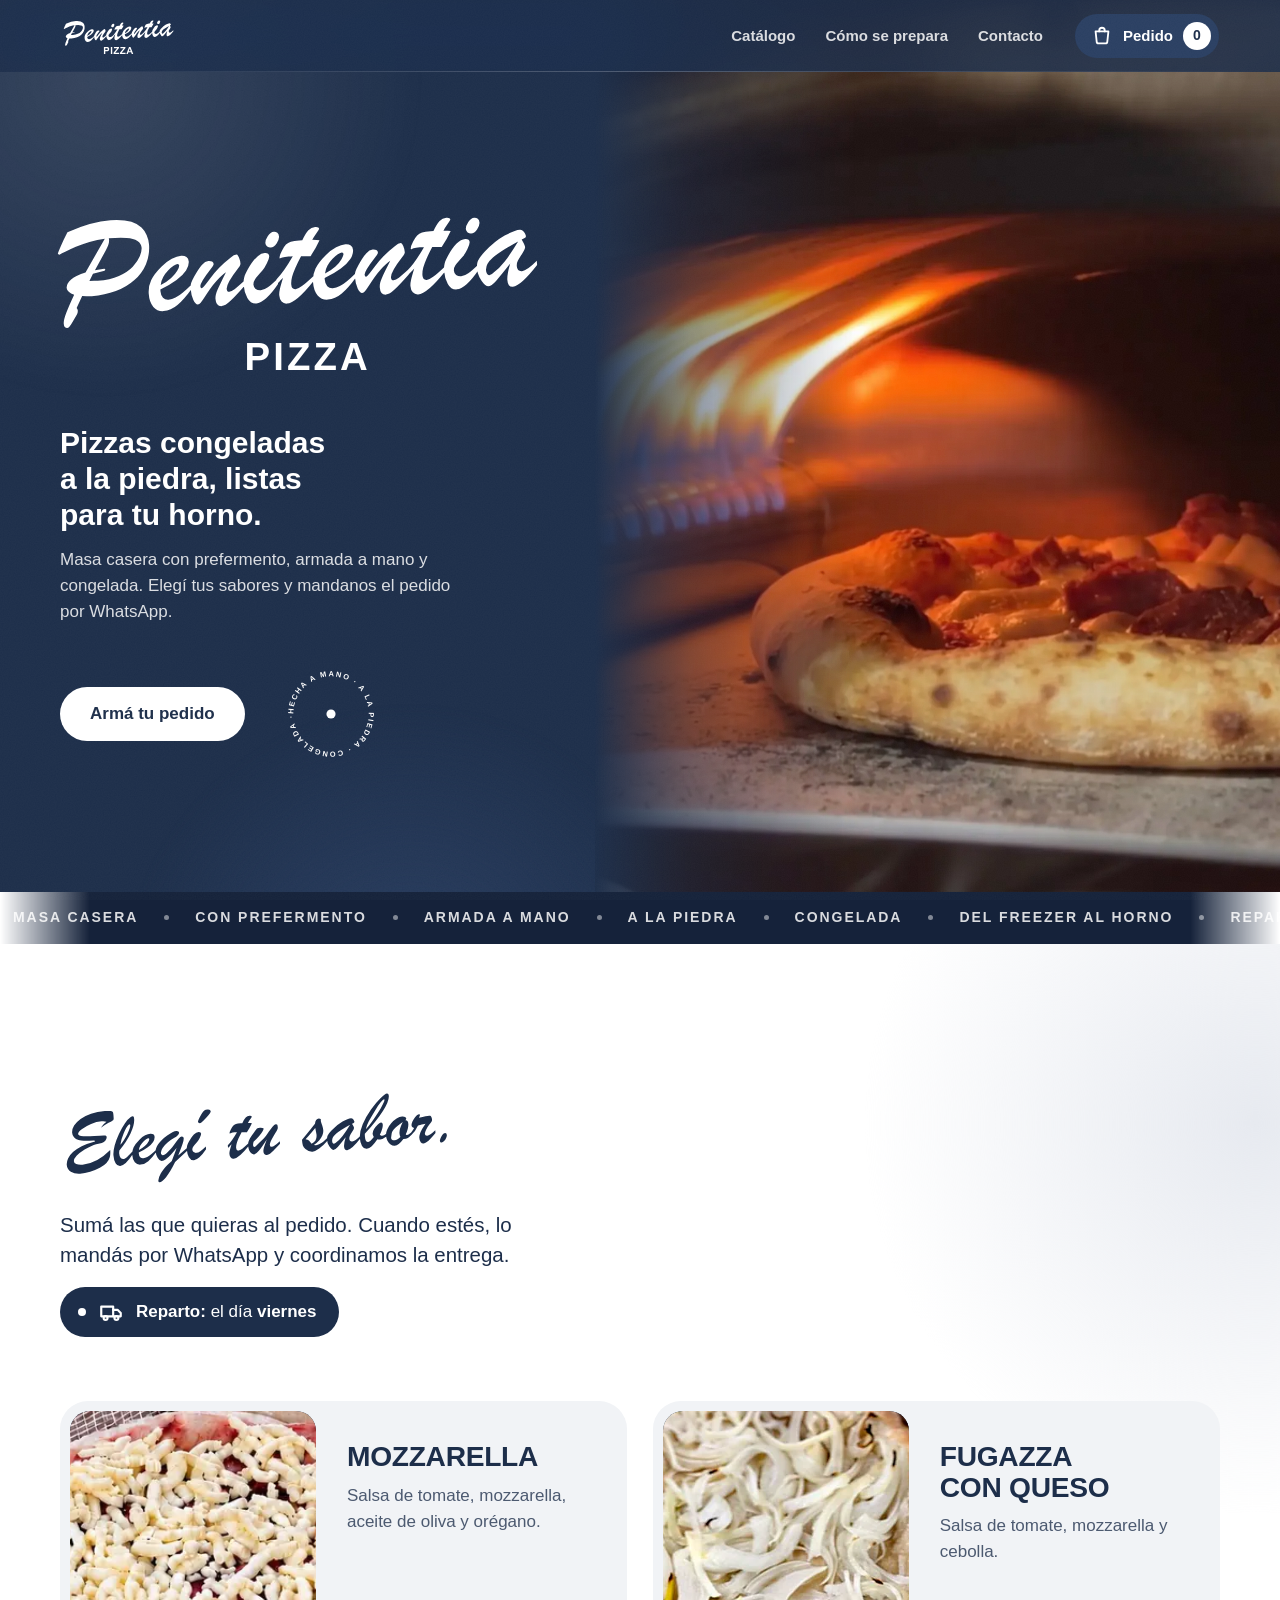
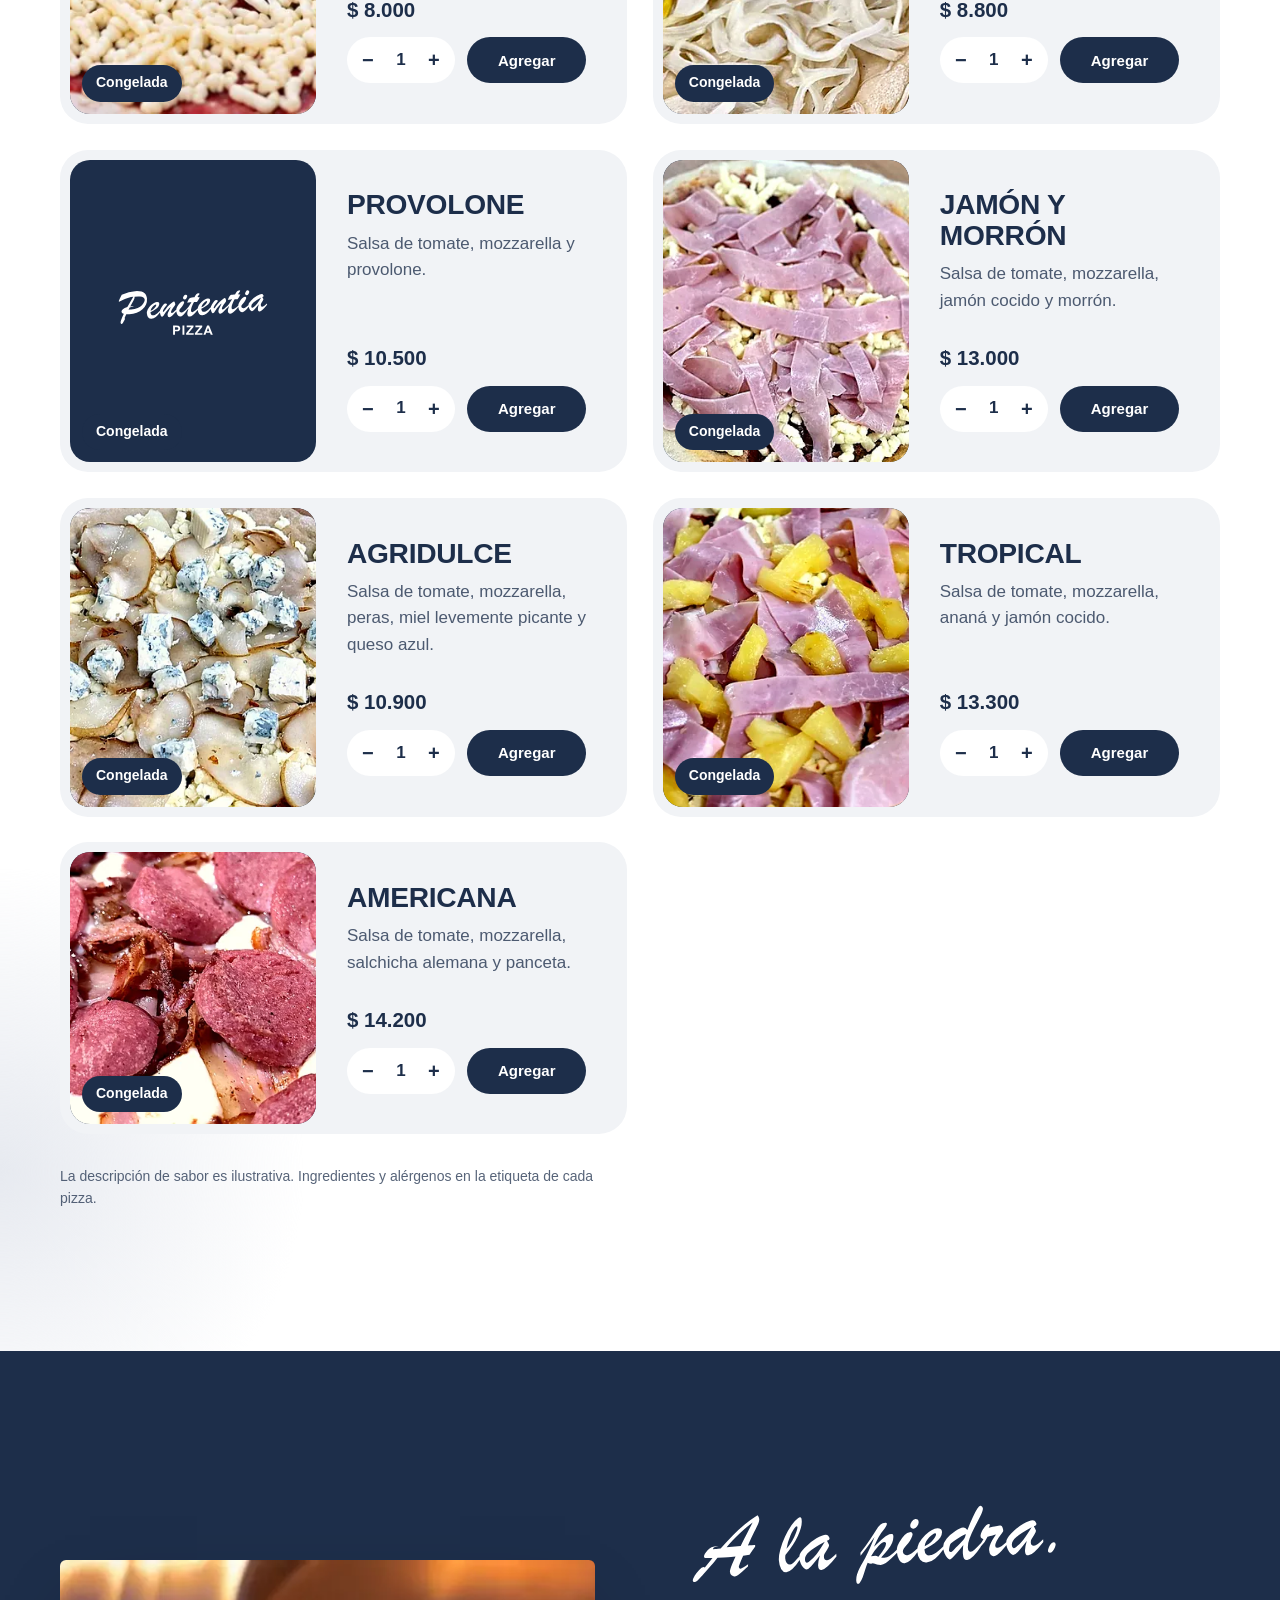
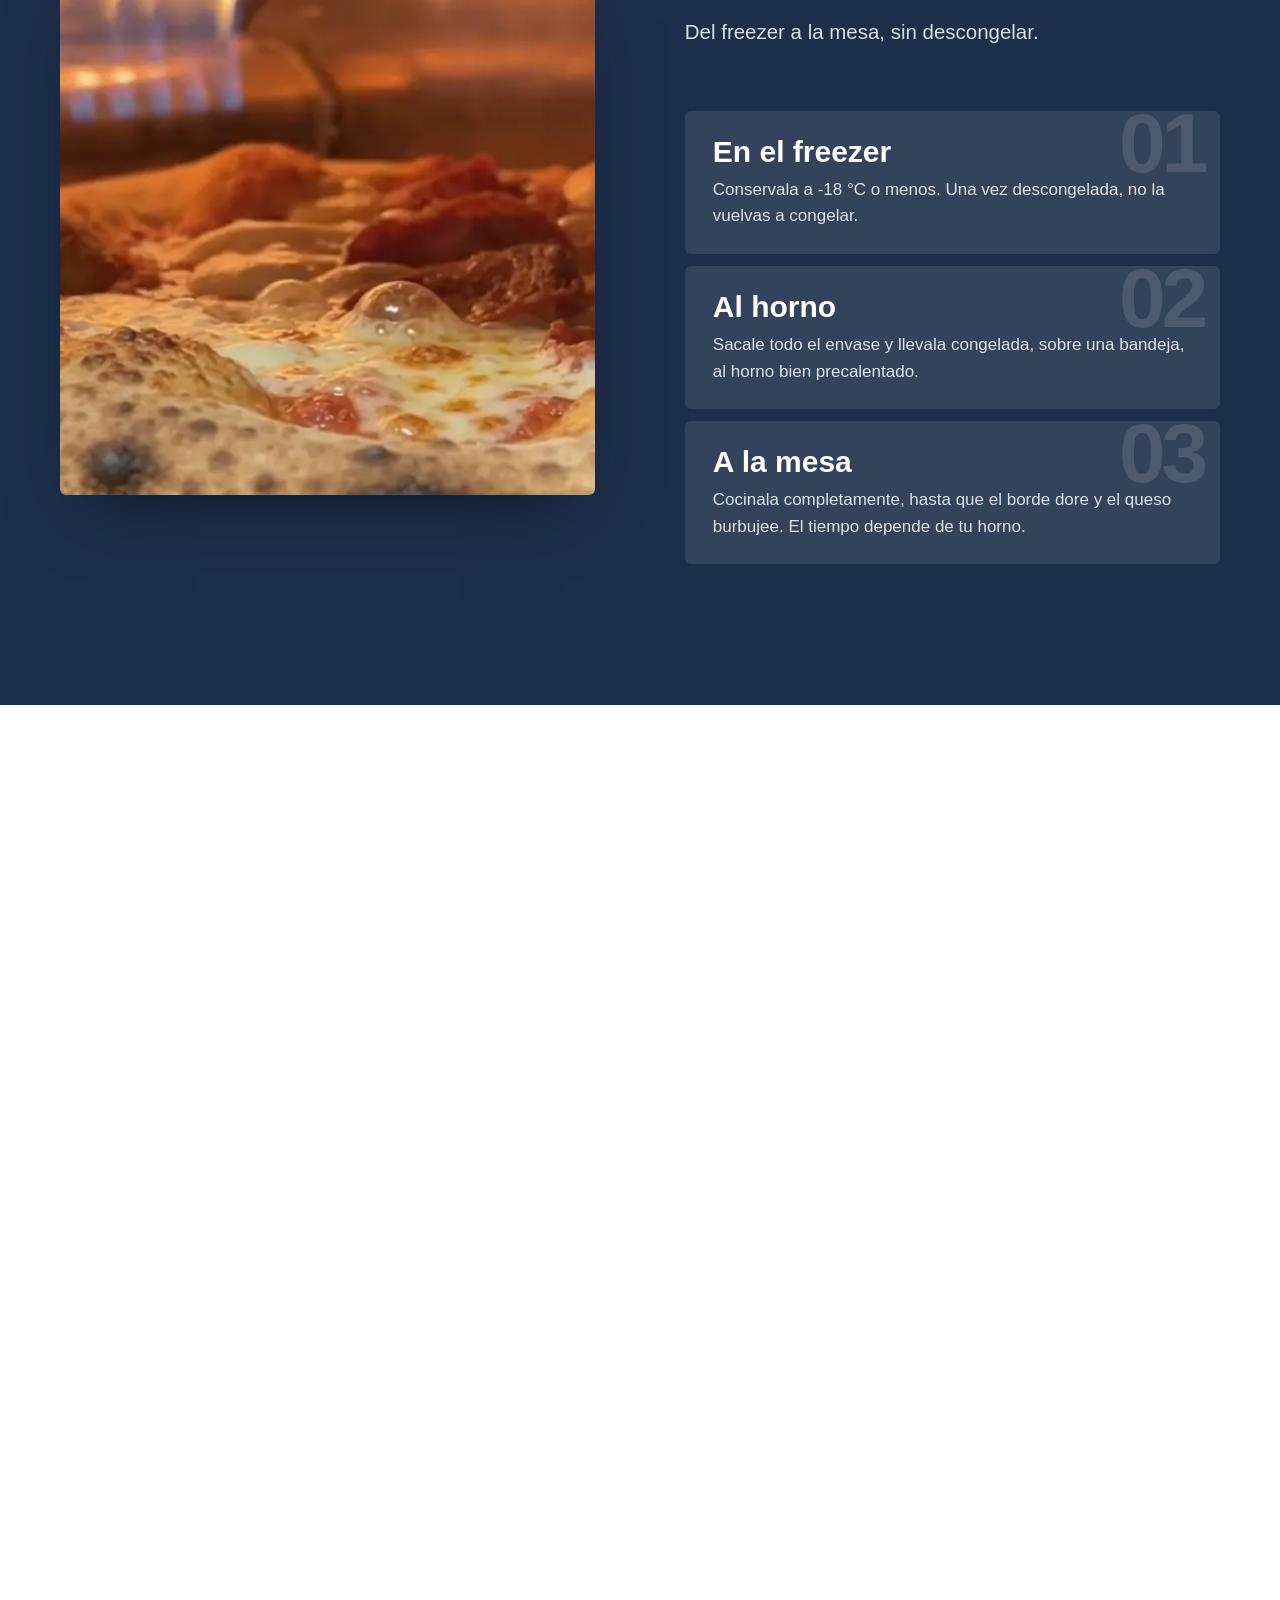
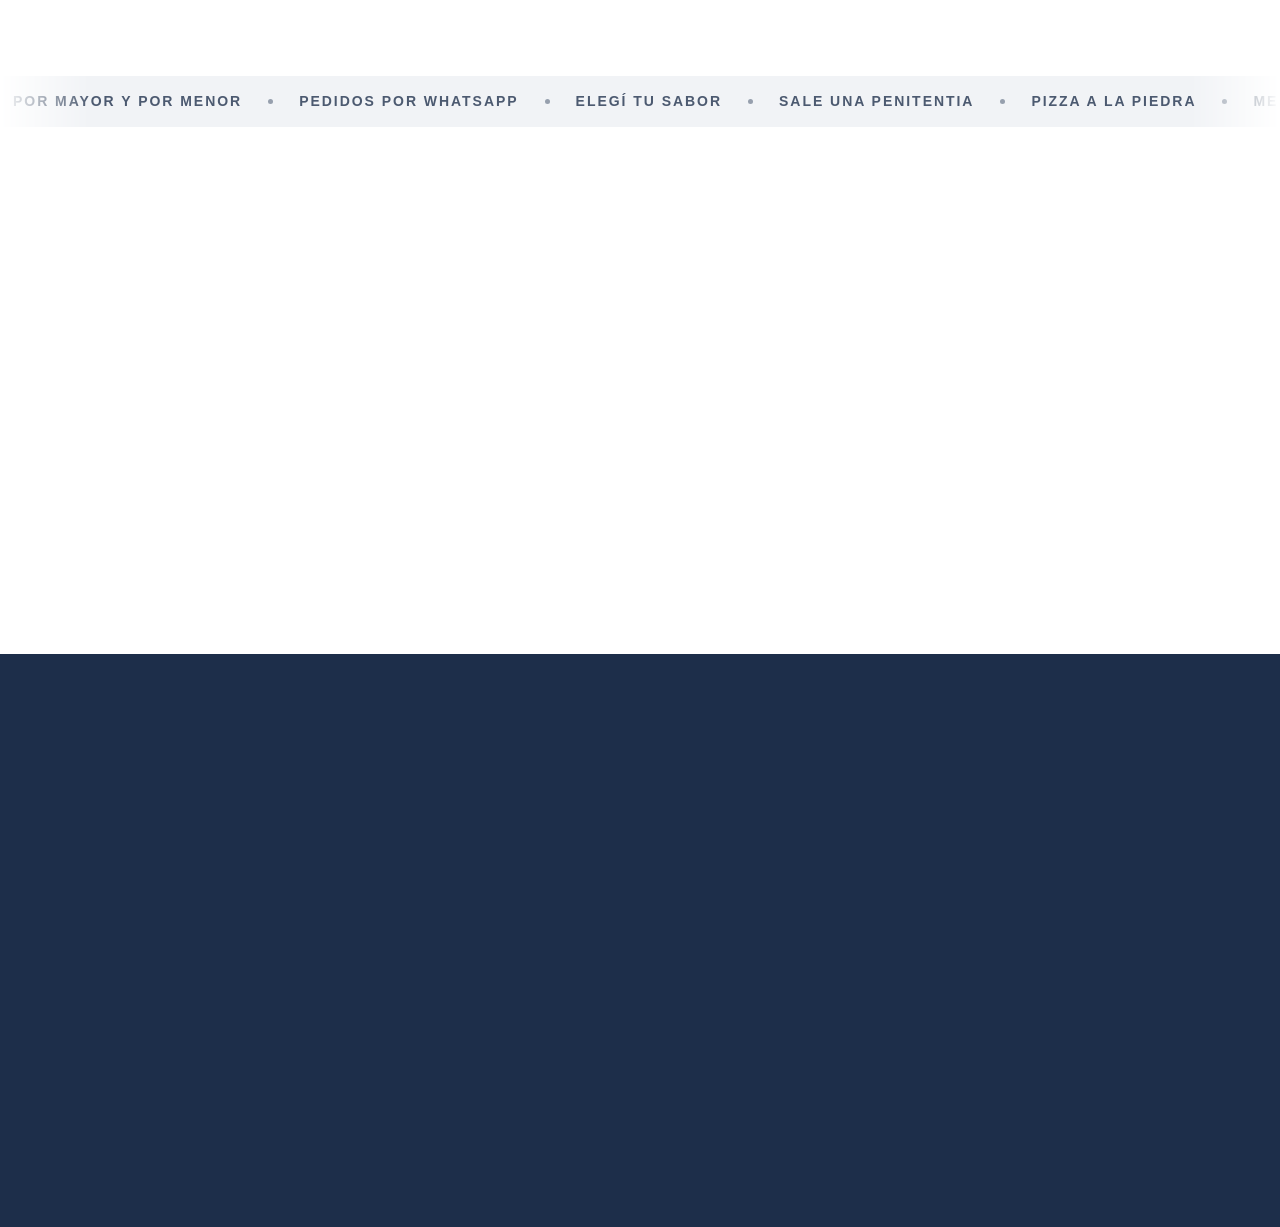
<file: index.html>
<!doctype html>
<html lang="es-AR">
<head>
  <meta charset="utf-8">
  <!-- Si alguien entra por http://, lo pasamos a https:// (el tilde "Enforce HTTPS" de GitHub Pages sólo lo puede poner un admin del repo) -->
  <script>if (location.protocol === "http:" && /penitentia\.com\.ar$/.test(location.hostname)) location.replace("https://penitentia.com.ar" + location.pathname + location.search + location.hash)</script>
  <meta name="viewport" content="width=device-width, initial-scale=1, viewport-fit=cover">
  <title>Penitentia Pizza · Pizzas congeladas a la piedra</title>
  <meta name="description" content="Pizzas congeladas a la piedra de Penitentia. Elegí tu sabor, armá tu pedido y mandalo por WhatsApp. Mendoza, Argentina.">
  <meta name="theme-color" content="#1D2E4A">
  <link rel="canonical" href="https://penitentia.com.ar/">
  <link rel="icon" href="img/favicon.svg" type="image/svg+xml">
  <!-- Ícono y nombre al agregarla a la pantalla de inicio del celular -->
  <link rel="apple-touch-icon" href="/img/icono-180.png?v=2">
  <link rel="manifest" href="/manifest.webmanifest">
  <meta name="apple-mobile-web-app-title" content="Penitentia">

  <meta property="og:type" content="website">
  <meta property="og:title" content="Penitentia Pizza">
  <meta property="og:description" content="Pizzas congeladas a la piedra. Tu próxima tentación empieza acá...">
  <meta property="og:url" content="https://penitentia.com.ar/">
  <meta property="og:image" content="https://penitentia.com.ar/img/og.jpg">
  <meta property="og:image:width" content="1200">
  <meta property="og:image:height" content="630">
  <meta property="og:image:alt" content="Pizzas Penitentia listas sobre la mesa de trabajo">
  <meta property="og:locale" content="es_AR">
  <meta property="og:site_name" content="Penitentia Pizza">
  <meta name="twitter:card" content="summary_large_image">
  <meta name="twitter:title" content="Penitentia Pizza">
  <meta name="twitter:description" content="Pizzas congeladas a la piedra. Elegí tu sabor y mandá el pedido por WhatsApp.">
  <meta name="twitter:image" content="https://penitentia.com.ar/img/og.jpg">

  <!-- Datos estructurados: así Google entiende que es un negocio de Mendoza con WhatsApp, mail e Instagram -->
  <script type="application/ld+json">
  {
    "@context": "https://schema.org",
    "@type": "LocalBusiness",
    "name": "Penitentia Pizza",
    "description": "Pizzas congeladas a la piedra, con masa casera con prefermento. Venta por mayor y por menor, pedidos por WhatsApp.",
    "url": "https://penitentia.com.ar/",
    "image": "https://penitentia.com.ar/img/og.jpg",
    "logo": "https://penitentia.com.ar/img/logo-azul.svg",
    "telephone": "+54 9 261 725-2048",
    "email": "penitentia.oficial@gmail.com",
    "sameAs": ["https://www.instagram.com/penitentia.ar/"],
    "address": { "@type": "PostalAddress", "addressLocality": "Mendoza", "addressRegion": "Mendoza", "addressCountry": "AR" },
    "areaServed": "Mendoza, Argentina",
    "priceRange": "$$",
    "currenciesAccepted": "ARS"
  }
  </script>

  <!-- La foto de portada se pide primero, en el tamaño justo para cada pantalla -->
  <link rel="preload" as="image" type="image/webp" href="img/hero-1120.webp" imagesrcset="img/hero-640.webp 640w, img/hero-1120.webp 1120w" imagesizes="(max-width: 900px) 100vw, 54vw" fetchpriority="high">
  <link rel="stylesheet" href="css/styles.css">
  <script>document.documentElement.classList.add("js")</script>
</head>
<body>

  <a class="saltar" href="#catalogo">Ir al catálogo</a>

  <!-- ENCABEZADO -->
  <header class="barra" id="barra">
    <div class="barra__in">
      <a href="#inicio" class="barra__logo" aria-label="Penitentia Pizza, volver al inicio">
        <img src="img/logo-blanco.svg" alt="Penitentia Pizza" width="117" height="48">
      </a>
      <nav class="barra__nav" aria-label="Principal">
        <a href="#catalogo">Catálogo</a>
        <a href="#preparacion">Cómo se prepara</a>
        <a href="#contacto">Contacto</a>
      </nav>
      <button class="btn-menu" type="button" data-menu-boton aria-controls="menu-movil" aria-expanded="false" aria-label="Abrir menú">
        <svg width="22" height="22" viewBox="0 0 24 24" fill="none" stroke="currentColor" stroke-width="2" stroke-linecap="round" aria-hidden="true"><path class="l1" d="M4 7h16"/><path class="l2" d="M4 12h16"/><path class="l3" d="M4 17h16"/></svg>
        <span>Menú</span>
      </button>
      <button class="btn-carrito" type="button" data-abrir-carrito aria-controls="carrito" aria-expanded="false">
        <svg width="22" height="22" viewBox="0 0 24 24" fill="none" stroke="currentColor" stroke-width="2" stroke-linecap="round" stroke-linejoin="round" aria-hidden="true"><path d="M5 7h14l-1.2 11.1a2 2 0 0 1-2 1.9H8.2a2 2 0 0 1-2-1.9z"/><path d="M9 7V6a3 3 0 0 1 6 0v1"/></svg>
        <span>Pedido</span>
        <span class="contador" data-contador aria-live="polite">0</span>
      </button>
      <nav class="menu-movil" id="menu-movil" aria-label="Principal" data-menu hidden>
        <a href="#catalogo">Catálogo</a>
        <a href="#preparacion">Cómo se prepara</a>
        <a href="#contacto">Contacto</a>
      </nav>
    </div>
  </header>

  <main>
    <!-- PORTADA -->
    <section class="portada" id="inicio">
      <div class="portada__luces" aria-hidden="true"></div>
      <div class="portada__texto">
        <h1 class="portada__firma">
          <img src="img/firma-blanco.svg" alt="Penitentia" width="683" height="205">
          <span>PIZZA</span>
        </h1>
        <p class="portada__frase">Pizzas congeladas a la piedra, listas para tu horno.</p>
        <p class="portada__bajada">Masa casera con prefermento, armada a mano y congelada. Elegí tus sabores y mandanos el pedido por WhatsApp.</p>
        <div class="portada__acciones">
          <a class="btn btn--blanco" href="#catalogo">Armá tu pedido</a>
          <!-- Sello que gira despacio, como el de una etiqueta -->
          <svg class="sello-giro" viewBox="0 0 160 160" aria-hidden="true">
            <defs><path id="sello-circulo" d="M80,80 m-58,0 a58,58 0 1,1 116,0 a58,58 0 1,1 -116,0"/></defs>
            <text><textPath href="#sello-circulo" textLength="362" lengthAdjust="spacing">HECHA A MANO · A LA PIEDRA · CONGELADA ·</textPath></text>
            <circle cx="80" cy="80" r="7" fill="currentColor"/>
          </svg>
        </div>
      </div>
      <figure class="portada__foto">
        <img src="img/hero-1120.webp" srcset="img/hero-640.webp 640w, img/hero-1120.webp 1120w" sizes="(max-width: 900px) 100vw, 54vw" alt="Pizza Penitentia cocinándose en el horno a la piedra, junto al fuego" width="1120" height="1458" fetchpriority="high" decoding="async">
      </figure>
    </section>

    <!-- Cinta con lo que define a la pizza: pasa despacio, se frena al apoyar el cursor -->
    <div class="cinta" aria-hidden="true">
      <div class="cinta__pista">
        <span>Masa casera</span><span>Con prefermento</span><span>Armada a mano</span><span>A la piedra</span><span>Congelada</span><span>Del freezer al horno</span><span>Reparto los viernes</span><span>Mendoza</span>
        <span>Masa casera</span><span>Con prefermento</span><span>Armada a mano</span><span>A la piedra</span><span>Congelada</span><span>Del freezer al horno</span><span>Reparto los viernes</span><span>Mendoza</span>
      </div>
    </div>

    <!-- CATÁLOGO: cada pizza se presenta como su etiqueta de freezer (cuaderno de marca, formato 4:1) -->
    <section class="catalogo" id="catalogo" aria-labelledby="titulo-catalogo">
      <div class="contenedor">
        <header class="seccion-titulo" data-entra>
          <h2 id="titulo-catalogo"><img class="frase" src="img/h-sabor-azul.svg" alt="Elegí tu sabor." width="968" height="266"></h2>
          <p class="seccion-titulo__bajada">Sumá las que quieras al pedido. Cuando estés, lo mandás por WhatsApp y coordinamos la entrega.</p>
          <p class="reparto">
            <svg width="26" height="26" viewBox="0 0 24 24" fill="none" stroke="currentColor" stroke-width="2" stroke-linecap="round" stroke-linejoin="round" aria-hidden="true"><path d="M3 7h11v9H3z"/><path d="M14 10h4l3 3v3h-7"/><circle cx="7" cy="17.5" r="1.8"/><circle cx="17" cy="17.5" r="1.8"/></svg>
            <span><strong>Reparto:</strong> el día <strong data-dia-reparto>viernes</strong></span>
          </p>
        </header>
        <div class="grilla" id="grilla" aria-live="polite"></div>
        <p class="aviso">La descripción de sabor es ilustrativa. Ingredientes y alérgenos en la etiqueta de cada pizza.</p>
      </div>
    </section>

    <!-- PREPARACIÓN -->
    <section class="preparacion" id="preparacion" aria-labelledby="titulo-prep">
      <div class="chispas" aria-hidden="true" data-chispas></div>
      <div class="contenedor preparacion__in">
        <figure class="preparacion__video" data-entra>
          <video data-src="video/horno.mp4" poster="video/horno-poster.webp" muted loop playsinline preload="none" aria-label="Pizza Penitentia cocinándose en el horno a la piedra" width="960" height="540"></video>
        </figure>
        <div class="preparacion__texto">
          <header class="seccion-titulo" data-entra>
            <h2 id="titulo-prep"><img class="frase" src="img/h-piedra-blanco.svg" alt="A la piedra." width="842" height="241"></h2>
            <p class="seccion-titulo__bajada">Del freezer a la mesa, sin descongelar.</p>
          </header>
          <ol class="pasos">
            <li data-entra>
              <h3>En el freezer</h3>
              <p>Conservala a -18 °C o menos. Una vez descongelada, no la vuelvas a congelar.</p>
            </li>
            <li data-entra>
              <h3>Al horno</h3>
              <p>Sacale todo el envase y llevala congelada, sobre una bandeja, al horno bien precalentado.</p>
            </li>
            <li data-entra>
              <h3>A la mesa</h3>
              <p>Cocinala completamente, hasta que el borde dore y el queso burbujee. El tiempo depende de tu horno.</p>
            </li>
          </ol>
        </div>
      </div>
    </section>

    <!-- GALERÍA -->
    <section class="galeria" aria-labelledby="titulo-galeria">
      <div class="contenedor">
        <header class="seccion-titulo" data-entra>
          <h2 id="titulo-galeria"><img class="frase" src="img/h-sale-azul.svg" alt="Sale una Penitentia." width="1369" height="253"></h2>
          <p class="seccion-titulo__bajada">Bollos, salsa y queso, de la mesada al estante. Todo pasa por nuestras manos.</p>
        </header>
        <div class="galeria__fotos">
          <figure class="g1" data-entra><img src="img/mesa-sinlogo-1120.webp" srcset="img/mesa-sinlogo-640.webp 640w, img/mesa-sinlogo-1120.webp 1120w" sizes="(max-width: 900px) 100vw, 46vw" alt="Pizzas listas sobre la mesa de trabajo" loading="lazy" decoding="async" width="1120" height="1070"></figure>
          <figure class="g2" data-entra><img src="img/bollos-720.webp" srcset="img/bollos-420.webp 420w, img/bollos-720.webp 720w" sizes="(max-width: 900px) 50vw, 26vw" alt="Bollos de masa leudando" loading="lazy" decoding="async" width="720" height="1280"></figure>
          <figure class="g3" data-entra><img src="img/estante-720.webp" srcset="img/estante-420.webp 420w, img/estante-720.webp 720w" sizes="(max-width: 900px) 50vw, 26vw" alt="Pizzas de cebolla en el estante" loading="lazy" decoding="async" width="720" height="1280"></figure>
        </div>
      </div>
    </section>

    <div class="cinta cinta--clara" aria-hidden="true">
      <div class="cinta__pista">
        <span>Por mayor y por menor</span><span>Pedidos por WhatsApp</span><span>Elegí tu sabor</span><span>Sale una Penitentia</span><span>Pizza a la piedra</span><span>Mendoza</span>
        <span>Por mayor y por menor</span><span>Pedidos por WhatsApp</span><span>Elegí tu sabor</span><span>Sale una Penitentia</span><span>Pizza a la piedra</span><span>Mendoza</span>
      </div>
    </div>

    <!-- CONTACTO -->
    <section class="contacto" id="contacto" aria-labelledby="titulo-contacto">
      <div class="contenedor contacto__in">
        <header class="seccion-titulo" data-entra>
          <h2 id="titulo-contacto"><img class="frase" src="img/h-hablemos-azul.svg" alt="Hablemos." width="679" height="195"></h2>
          <p class="seccion-titulo__bajada">Pedidos, consultas o reventa. Vendemos por mayor y por menor. Elegí por dónde.</p>
        </header>
        <ul class="canales">
          <li data-entra><a class="canal" data-wa href="#" target="_blank" rel="noopener">
            <svg viewBox="0 0 24 24" fill="none" stroke="currentColor" stroke-width="1.8" stroke-linecap="round" stroke-linejoin="round" aria-hidden="true"><path d="M3.5 20.5l1.3-4.2A8.5 8.5 0 1 1 8 19.3z"/><path d="M9.2 8.3c.2-.4.5-.5.8-.5h.5c.2 0 .4.1.5.4l.6 1.5c.1.2 0 .5-.1.6l-.5.6c.6 1.2 1.6 2.2 2.8 2.8l.6-.5c.2-.2.4-.2.6-.1l1.5.6c.3.1.4.3.4.5v.5c0 .3-.1.6-.5.8-.6.4-1.5.6-2.4.3-2.3-.8-4.1-2.6-4.9-4.9-.3-.9-.1-1.8.1-2.6z" fill="currentColor" stroke="none"/></svg>
            <span class="canal__tipo">WhatsApp</span>
            <span class="canal__dato" data-wa-visible>261 725 2048</span>
          </a></li>
          <li data-entra><a class="canal" data-ig href="https://www.instagram.com/penitentia.ar/" target="_blank" rel="noopener">
            <svg viewBox="0 0 24 24" fill="none" stroke="currentColor" stroke-width="1.8" stroke-linecap="round" aria-hidden="true"><rect x="3" y="3" width="18" height="18" rx="5"/><circle cx="12" cy="12" r="4.2"/><circle cx="17.3" cy="6.7" r=".7" fill="currentColor"/></svg>
            <span class="canal__tipo">Instagram</span>
            <span class="canal__dato">@penitentia.ar</span>
          </a></li>
          <li data-entra><a class="canal" data-mail href="mailto:penitentia.oficial@gmail.com">
            <svg viewBox="0 0 24 24" fill="none" stroke="currentColor" stroke-width="1.8" stroke-linecap="round" stroke-linejoin="round" aria-hidden="true"><rect x="3" y="5" width="18" height="14" rx="2.5"/><path d="M3.5 7l8.5 6 8.5-6"/></svg>
            <span class="canal__tipo">Mail</span>
            <span class="canal__dato">penitentia.oficial@gmail.com</span>
          </a></li>
        </ul>
      </div>
    </section>
  </main>

  <footer class="pie">
    <div class="contenedor pie__in">
      <img src="img/logo-blanco.svg" alt="Penitentia Pizza" class="pie__logo" width="700" height="289" loading="lazy">
      <div class="pie__datos">
        <p>Pizza a la piedra · Mendoza</p>
        <p>© <span data-anio>2026</span> Penitentia Pizza · <a href="/stock/" rel="nofollow">Acceso equipo</a></p>
      </div>
    </div>
  </footer>

  <!-- Botón flotante del pedido (celular) -->
  <button class="flotante" type="button" data-abrir-carrito aria-controls="carrito" hidden>
    <span>Ver pedido</span>
    <span class="flotante__total" data-total-flotante>$0</span>
  </button>

  <!-- CARRITO -->
  <div class="velo" data-cerrar-carrito hidden></div>
  <aside class="carrito" id="carrito" role="dialog" aria-modal="true" aria-labelledby="titulo-carrito" hidden>
    <header class="carrito__cab" data-asa>
      <span class="carrito__asa" aria-hidden="true"></span>
      <h2 id="titulo-carrito"><img src="img/h-pedido-blanco.svg" alt="Tu pedido"></h2>
      <button class="cerrar" type="button" data-cerrar-carrito aria-label="Cerrar pedido">
        <svg width="22" height="22" viewBox="0 0 24 24" fill="none" stroke="currentColor" stroke-width="2" stroke-linecap="round" aria-hidden="true"><path d="M6 6l12 12M18 6L6 18"/></svg>
      </button>
    </header>

    <div class="carrito__cuerpo">
      <div class="vacio" data-vacio>
        <p><strong>Todavía no elegiste ninguna.</strong></p>
        <p>Sumá tus sabores desde el catálogo.</p>
        <a class="btn btn--azul" href="#catalogo" data-cerrar-carrito>Ir al catálogo</a>
      </div>

      <ul class="items" data-items></ul>

      <form class="datos" id="form-pedido" data-form novalidate>
        <p class="datos__titulo">Datos para la entrega</p>
        <label>Nombre
          <input type="text" name="nombre" autocomplete="name" required placeholder="¿A nombre de quién?">
        </label>
        <fieldset class="entrega">
          <legend>¿Cómo lo recibís?</legend>
          <label class="opcion"><input type="radio" name="entrega" value="Retiro" checked> <span>Retiro en domicilio <small>Sin cargo</small></span></label>
          <label class="opcion"><input type="radio" name="entrega" value="Envío"> <span>Envío a domicilio <small><span data-costo-envio>$ 4.000</span> · Reparto: el día <span data-dia-reparto>viernes</span></small></span></label>
        </fieldset>
        <label data-campo-direccion hidden>Dirección
          <input type="text" name="direccion" autocomplete="street-address" placeholder="Calle, número y departamento">
        </label>
        <label><span>Comentarios <span class="opcional">(opcional)</span></span>
          <textarea name="notas" rows="2" placeholder="Horario, aclaraciones..."></textarea>
        </label>
        <p class="error" data-error role="alert" hidden></p>
      </form>
    </div>

    <footer class="carrito__pie" data-pie-carrito>
      <div class="subtotales">
        <p><span>Pizzas</span><span data-subtotal>$0</span></p>
        <p><span>Envío</span><span data-envio>Sin cargo</span></p>
      </div>
      <div class="total"><span>Total</span><strong data-total>$0</strong></div>
      <button class="btn btn--wa" type="submit" form="form-pedido">
        <svg width="22" height="22" viewBox="0 0 24 24" fill="none" stroke="currentColor" stroke-width="1.8" stroke-linecap="round" stroke-linejoin="round" aria-hidden="true"><path d="M3.5 20.5l1.3-4.2A8.5 8.5 0 1 1 8 19.3z"/></svg>
        Pedir por WhatsApp
      </button>
      <p class="carrito__nota">Se abre WhatsApp con el pedido escrito. Confirmamos stock, precio final y entrega por ahí.</p>
    </footer>
  </aside>

  <div class="aviso-agregado" data-toast role="status" aria-live="polite" hidden></div>

  <script src="js/productos.js"></script>
  <script src="js/app.js"></script>
</body>
</html>
</file>
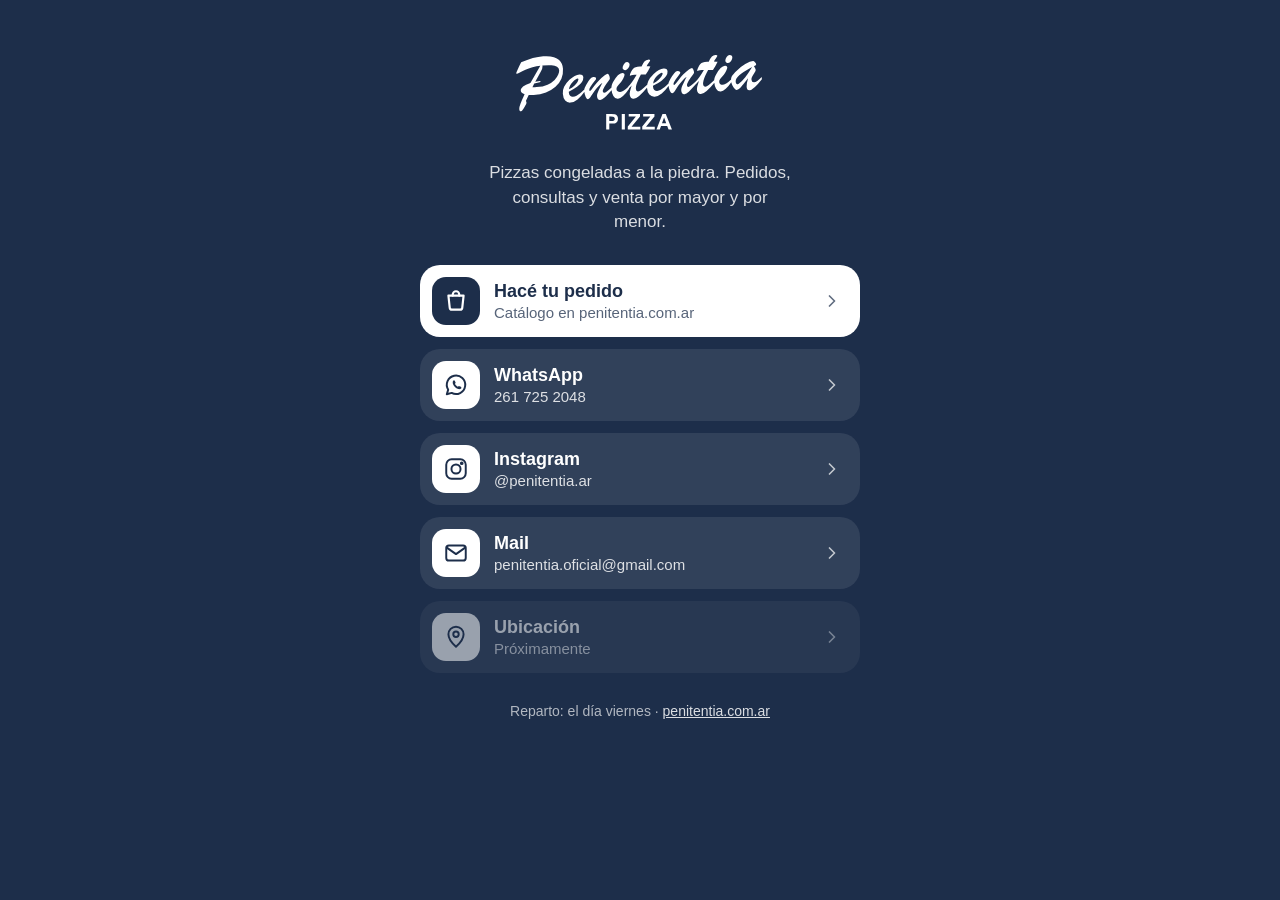
<file: contacto/index.html>
<!doctype html>
<html lang="es-AR">
<head>
  <meta charset="utf-8">
  <meta name="viewport" content="width=device-width, initial-scale=1, viewport-fit=cover">
  <script>if (location.protocol === "http:" && /penitentia\.com\.ar$/.test(location.hostname)) location.replace("https://penitentia.com.ar" + location.pathname + location.search + location.hash)</script>
  <title>Contacto · Penitentia Pizza</title>
  <meta name="description" content="Pedí tus pizzas congeladas Penitentia: WhatsApp, Instagram, mail y catálogo online.">
  <meta name="theme-color" content="#1D2E4A">
  <link rel="canonical" href="https://penitentia.com.ar/contacto/">
  <link rel="icon" href="../img/favicon.svg" type="image/svg+xml">
  <!-- Ícono y nombre al agregarla a la pantalla de inicio del celular -->
  <link rel="apple-touch-icon" href="/img/icono-180.png?v=2">
  <link rel="manifest" href="/manifest.webmanifest">
  <meta name="apple-mobile-web-app-title" content="Penitentia">
  <meta property="og:type" content="website">
  <meta property="og:title" content="Contacto · Penitentia Pizza">
  <meta property="og:description" content="WhatsApp, Instagram, mail y catálogo online.">
  <meta property="og:url" content="https://penitentia.com.ar/contacto/">
  <meta property="og:image" content="https://penitentia.com.ar/img/og.jpg">
  <style>
    /* Mismo sistema que la web: azul #1D2E4A, blanco, firma en SVG, Arial */
    @font-face { font-family: "Arimo"; src: url("../fonts/arimo-latin.woff2") format("woff2"); font-weight: 400 700; font-display: swap; }
    :root {
      --azul: #1D2E4A; --azul-medio: #2A3F62; --blanco: #fff;
      --blanco-80: rgba(255,255,255,.84); --blanco-60: rgba(255,255,255,.66);
      --ficha: rgba(255,255,255,.09); --ficha-hover: rgba(255,255,255,.16);
      --ease: cubic-bezier(.22, 1, .36, 1);
    }
    * { box-sizing: border-box; margin: 0; padding: 0; }
    html { -webkit-text-size-adjust: 100%; }
    body {
      min-height: 100svh; background: var(--azul); color: var(--blanco);
      font-family: Arial, Arimo, "Helvetica Neue", Helvetica, sans-serif; -webkit-font-smoothing: antialiased;
      display: flex; justify-content: center;
      padding: max(36px, env(safe-area-inset-top)) 16px max(32px, env(safe-area-inset-bottom));
      -webkit-tap-highlight-color: transparent;
    }
    ::selection { background: var(--blanco); color: var(--azul); }
    :focus-visible { outline: 3px solid var(--blanco); outline-offset: 3px; border-radius: 18px; }
    main { width: 100%; max-width: 440px; display: flex; flex-direction: column; align-items: center; }

    .marca { display: block; width: min(260px, 72vw); }
    .marca img { width: 100%; height: auto; display: block; }
    .bajada { margin-top: 18px; text-align: center; font-size: 17px; line-height: 1.45; color: var(--blanco-80); max-width: 32ch; }

    .lista { list-style: none; width: 100%; margin-top: 30px; display: grid; gap: 12px; }
    .enlace {
      display: grid; grid-template-columns: 48px 1fr 20px; align-items: center; gap: 14px;
      min-height: 72px; padding: 12px 18px 12px 12px; border-radius: 20px;
      background: var(--ficha); color: var(--blanco); text-decoration: none;
      transition: background-color 180ms ease, transform 100ms var(--ease);
      touch-action: manipulation;
    }
    .enlace:active { transform: scale(.98); }
    @media (hover: hover) { .enlace:hover { background: var(--ficha-hover); } }
    .icono { width: 48px; height: 48px; border-radius: 14px; background: var(--blanco); color: var(--azul); display: grid; place-items: center; }
    .icono svg { width: 26px; height: 26px; }
    .texto strong { display: block; font-size: 18px; line-height: 1.2; }
    .texto span { display: block; margin-top: 2px; font-size: 15px; color: var(--blanco-80); overflow-wrap: anywhere; }
    .flecha { width: 20px; height: 20px; opacity: .7; }

    /* Destacado: pedir en la web */
    .enlace--principal { background: var(--blanco); color: var(--azul); }
    .enlace--principal .icono { background: var(--azul); color: var(--blanco); }
    .enlace--principal .texto span { color: rgba(29,46,74,.74); }
    @media (hover: hover) { .enlace--principal:hover { background: #E7EAF0; } }

    /* Ubicación todavía sin cargar */
    .enlace--pronto { opacity: .55; pointer-events: none; }

    .pie { margin-top: 30px; font-size: 14px; color: var(--blanco-60); text-align: center; }
    .pie a { color: var(--blanco-80); }

    /* Entrada suave, fila por fila */
    @media (prefers-reduced-motion: no-preference) {
      .marca, .bajada, .lista li { animation: subir 520ms var(--ease) both; }
      .bajada { animation-delay: 60ms; }
      .lista li:nth-child(1) { animation-delay: 120ms; } .lista li:nth-child(2) { animation-delay: 170ms; }
      .lista li:nth-child(3) { animation-delay: 220ms; } .lista li:nth-child(4) { animation-delay: 270ms; }
      .lista li:nth-child(5) { animation-delay: 320ms; }
      @keyframes subir { from { opacity: 0; transform: translateY(12px); } to { opacity: 1; transform: none; } }
    }
  </style>
</head>
<body>
<main>
  <a class="marca" href="../" aria-label="Penitentia Pizza, ir a la página principal">
    <img src="../img/logo-blanco.svg" alt="Penitentia Pizza" width="700" height="289">
  </a>
  <p class="bajada">Pizzas congeladas a la piedra. Pedidos, consultas y venta por mayor y por menor.</p>

  <ul class="lista">
    <li>
      <a class="enlace enlace--principal" href="../#catalogo">
        <span class="icono"><svg viewBox="0 0 24 24" fill="none" stroke="currentColor" stroke-width="2" stroke-linecap="round" stroke-linejoin="round" aria-hidden="true"><path d="M5 7h14l-1.2 11.1a2 2 0 0 1-2 1.9H8.2a2 2 0 0 1-2-1.9z"/><path d="M9 7V6a3 3 0 0 1 6 0v1"/></svg></span>
        <span class="texto"><strong>Hacé tu pedido</strong><span>Catálogo en penitentia.com.ar</span></span>
        <svg class="flecha" viewBox="0 0 24 24" fill="none" stroke="currentColor" stroke-width="2" stroke-linecap="round" stroke-linejoin="round" aria-hidden="true"><path d="M9 6l6 6-6 6"/></svg>
      </a>
    </li>
    <li>
      <a class="enlace" data-wa href="https://wa.me/5492617252048" target="_blank" rel="noopener">
        <span class="icono"><svg viewBox="0 0 24 24" fill="none" stroke="currentColor" stroke-width="1.8" stroke-linecap="round" stroke-linejoin="round" aria-hidden="true"><path d="M3.5 20.5l1.3-4.2A8.5 8.5 0 1 1 8 19.3z"/><path d="M9.2 8.3c.2-.4.5-.5.8-.5h.5c.2 0 .4.1.5.4l.6 1.5c.1.2 0 .5-.1.6l-.5.6c.6 1.2 1.6 2.2 2.8 2.8l.6-.5c.2-.2.4-.2.6-.1l1.5.6c.3.1.4.3.4.5v.5c0 .3-.1.6-.5.8-.6.4-1.5.6-2.4.3-2.3-.8-4.1-2.6-4.9-4.9-.3-.9-.1-1.8.1-2.6z" fill="currentColor" stroke="none"/></svg></span>
        <span class="texto"><strong>WhatsApp</strong><span data-wa-visible>261 725 2048</span></span>
        <svg class="flecha" viewBox="0 0 24 24" fill="none" stroke="currentColor" stroke-width="2" stroke-linecap="round" stroke-linejoin="round" aria-hidden="true"><path d="M9 6l6 6-6 6"/></svg>
      </a>
    </li>
    <li>
      <a class="enlace" data-ig href="https://www.instagram.com/penitentia.ar/" target="_blank" rel="noopener">
        <span class="icono"><svg viewBox="0 0 24 24" fill="none" stroke="currentColor" stroke-width="1.8" stroke-linecap="round" aria-hidden="true"><rect x="3" y="3" width="18" height="18" rx="5"/><circle cx="12" cy="12" r="4.2"/><circle cx="17.3" cy="6.7" r=".8" fill="currentColor"/></svg></span>
        <span class="texto"><strong>Instagram</strong><span data-ig-visible>@penitentia.ar</span></span>
        <svg class="flecha" viewBox="0 0 24 24" fill="none" stroke="currentColor" stroke-width="2" stroke-linecap="round" stroke-linejoin="round" aria-hidden="true"><path d="M9 6l6 6-6 6"/></svg>
      </a>
    </li>
    <li>
      <a class="enlace" data-mail href="mailto:penitentia.oficial@gmail.com">
        <span class="icono"><svg viewBox="0 0 24 24" fill="none" stroke="currentColor" stroke-width="1.8" stroke-linecap="round" stroke-linejoin="round" aria-hidden="true"><rect x="3" y="5" width="18" height="14" rx="2.5"/><path d="M3.5 7l8.5 6 8.5-6"/></svg></span>
        <span class="texto"><strong>Mail</strong><span data-mail-visible>penitentia.oficial@gmail.com</span></span>
        <svg class="flecha" viewBox="0 0 24 24" fill="none" stroke="currentColor" stroke-width="2" stroke-linecap="round" stroke-linejoin="round" aria-hidden="true"><path d="M9 6l6 6-6 6"/></svg>
      </a>
    </li>
    <li>
      <a class="enlace enlace--pronto" data-ubicacion aria-disabled="true">
        <span class="icono"><svg viewBox="0 0 24 24" fill="none" stroke="currentColor" stroke-width="1.8" stroke-linecap="round" stroke-linejoin="round" aria-hidden="true"><path d="M12 21s-7-6.2-7-11.5A7 7 0 0 1 19 9.5C19 14.8 12 21 12 21z"/><circle cx="12" cy="9.5" r="2.5"/></svg></span>
        <span class="texto"><strong>Ubicación</strong><span data-ubicacion-visible>Próximamente</span></span>
        <svg class="flecha" viewBox="0 0 24 24" fill="none" stroke="currentColor" stroke-width="2" stroke-linecap="round" stroke-linejoin="round" aria-hidden="true"><path d="M9 6l6 6-6 6"/></svg>
      </a>
    </li>
  </ul>

  <p class="pie">Reparto: el día viernes · <a href="../">penitentia.com.ar</a></p>
</main>

<!-- Los datos salen del mismo archivo que usa la web: js/productos.js -->
<script src="../js/productos.js"></script>
<script>
  (function () {
    var C = window.PENITENTIA_CONTACTO || {};
    var dia = window.PENITENTIA_DIA_REPARTO;
    function q(s) { return document.querySelector(s); }
    if (C.whatsapp) {
      q("[data-wa]").href = "https://wa.me/" + C.whatsapp + "?text=" + encodeURIComponent("¡Hola Penitentia! Quería hacerles una consulta.");
      if (C.whatsappVisible) q("[data-wa-visible]").textContent = C.whatsappVisible;
    }
    if (C.instagram) {
      q("[data-ig]").href = "https://www.instagram.com/" + C.instagram + "/";
      q("[data-ig-visible]").textContent = "@" + C.instagram;
    }
    if (C.email) {
      q("[data-mail]").href = "mailto:" + C.email + "?subject=" + encodeURIComponent("Consulta desde la web");
      q("[data-mail-visible]").textContent = C.email;
    }
    // Ubicación: se activa sola cuando cargás el link en js/productos.js
    if (C.ubicacion) {
      var u = q("[data-ubicacion]");
      u.href = C.ubicacion; u.target = "_blank"; u.rel = "noopener";
      u.classList.remove("enlace--pronto"); u.removeAttribute("aria-disabled");
      q("[data-ubicacion-visible]").textContent = C.ubicacionVisible || "Ver en el mapa";
    }
    if (dia) q(".pie").firstChild.textContent = "Reparto: el día " + dia + " · ";
  })();
</script>
</body>
</html>
</file>
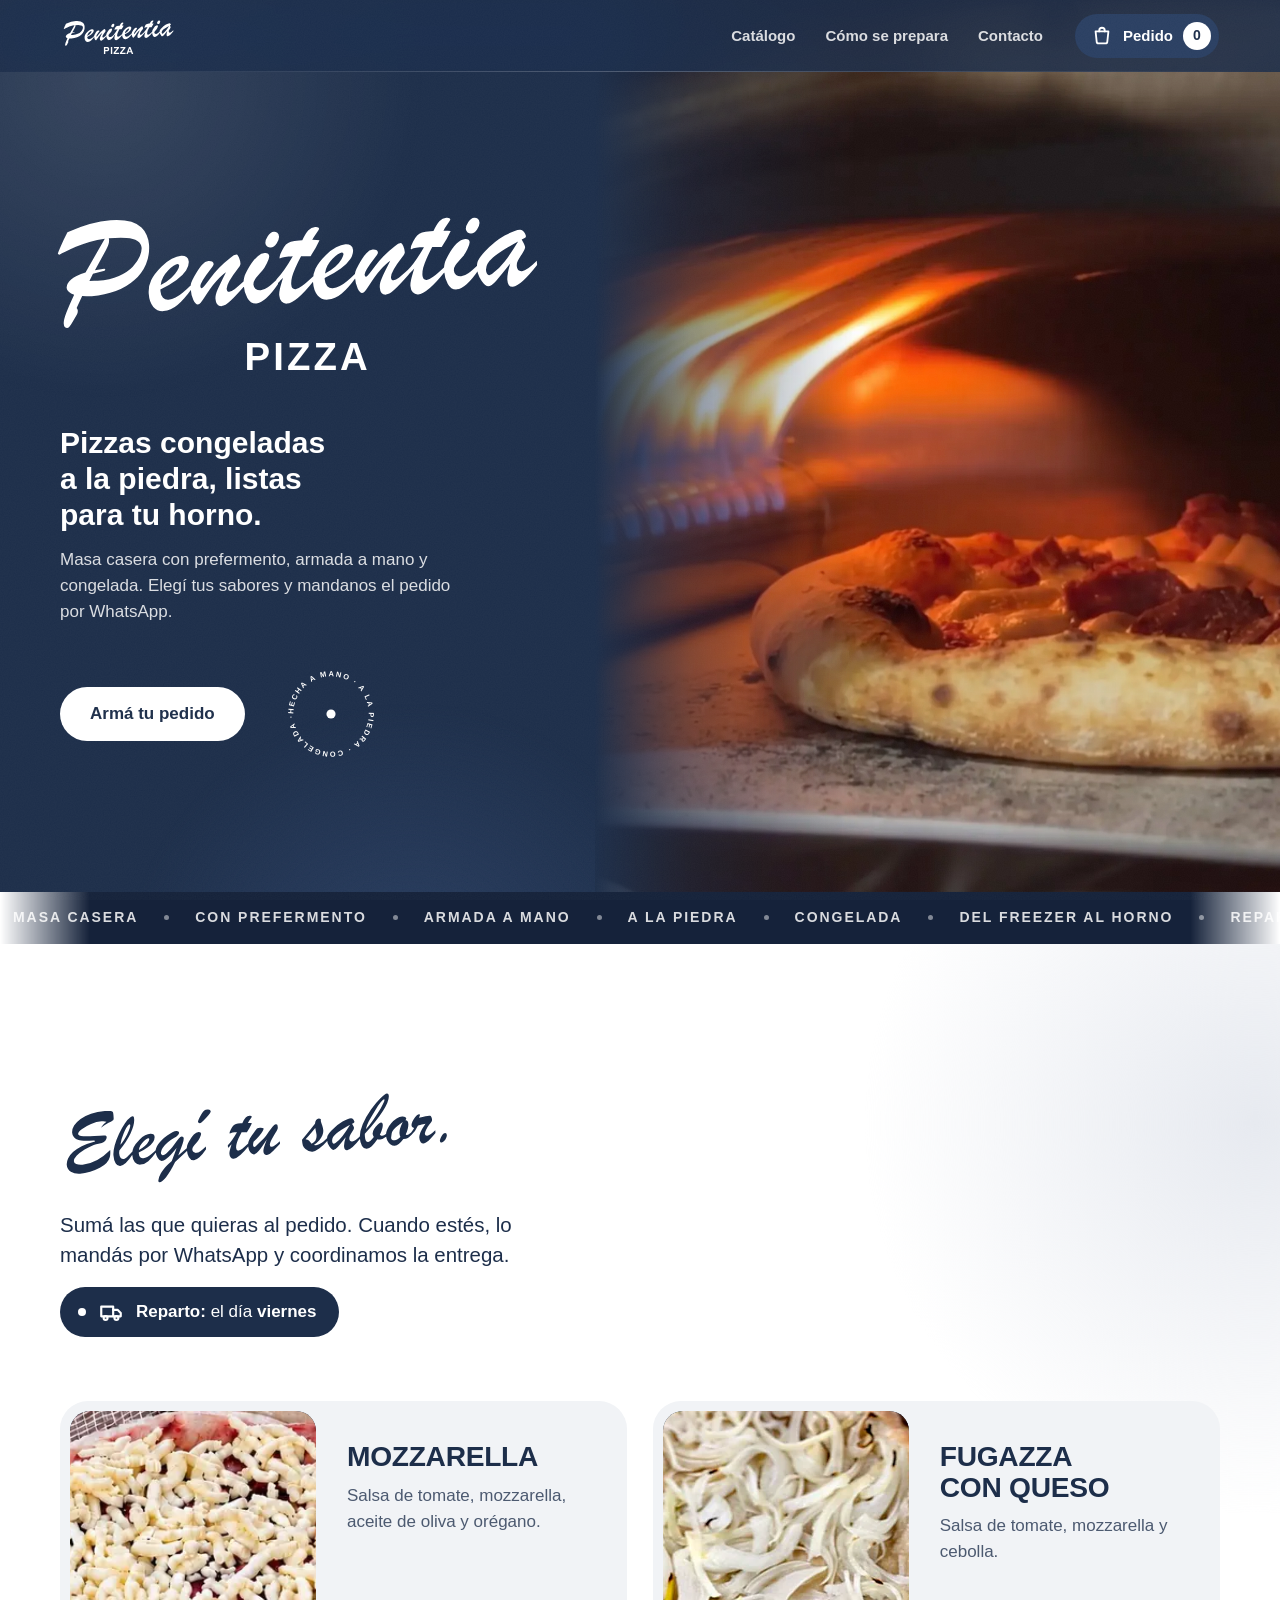
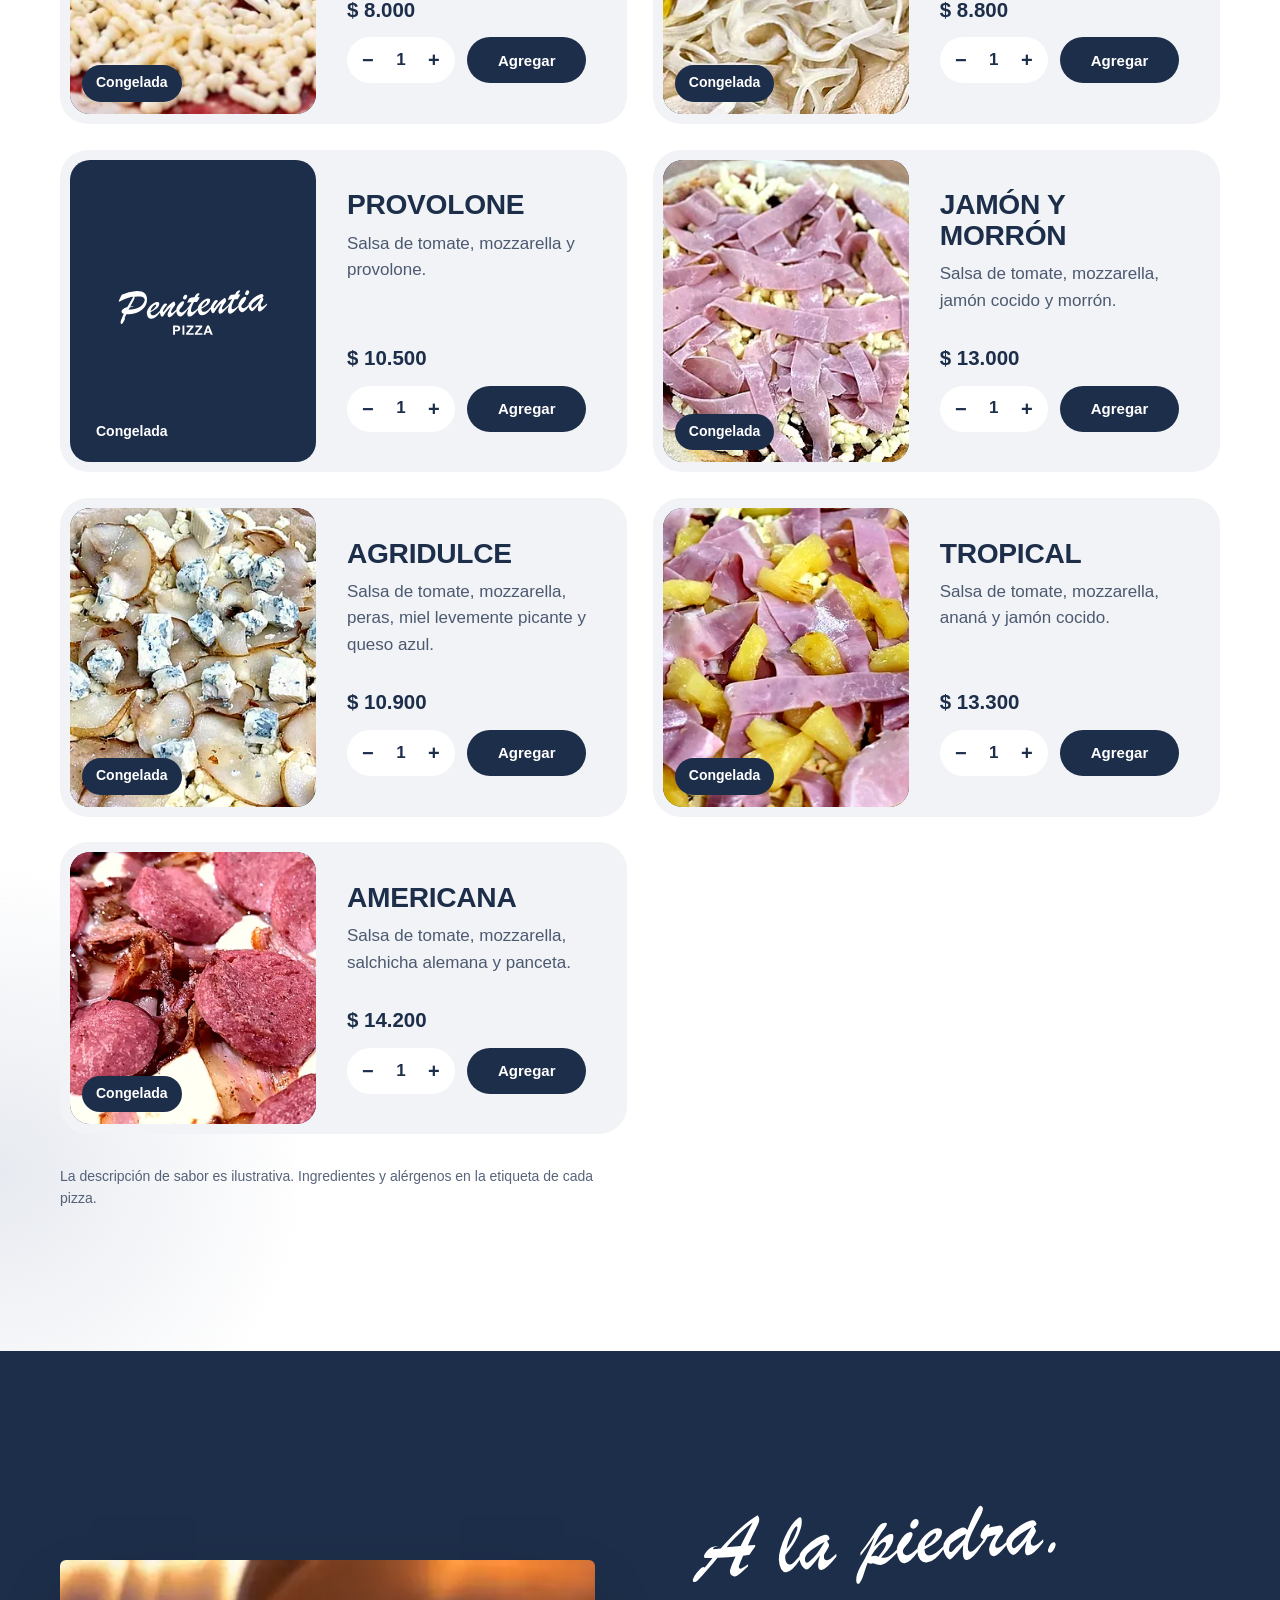
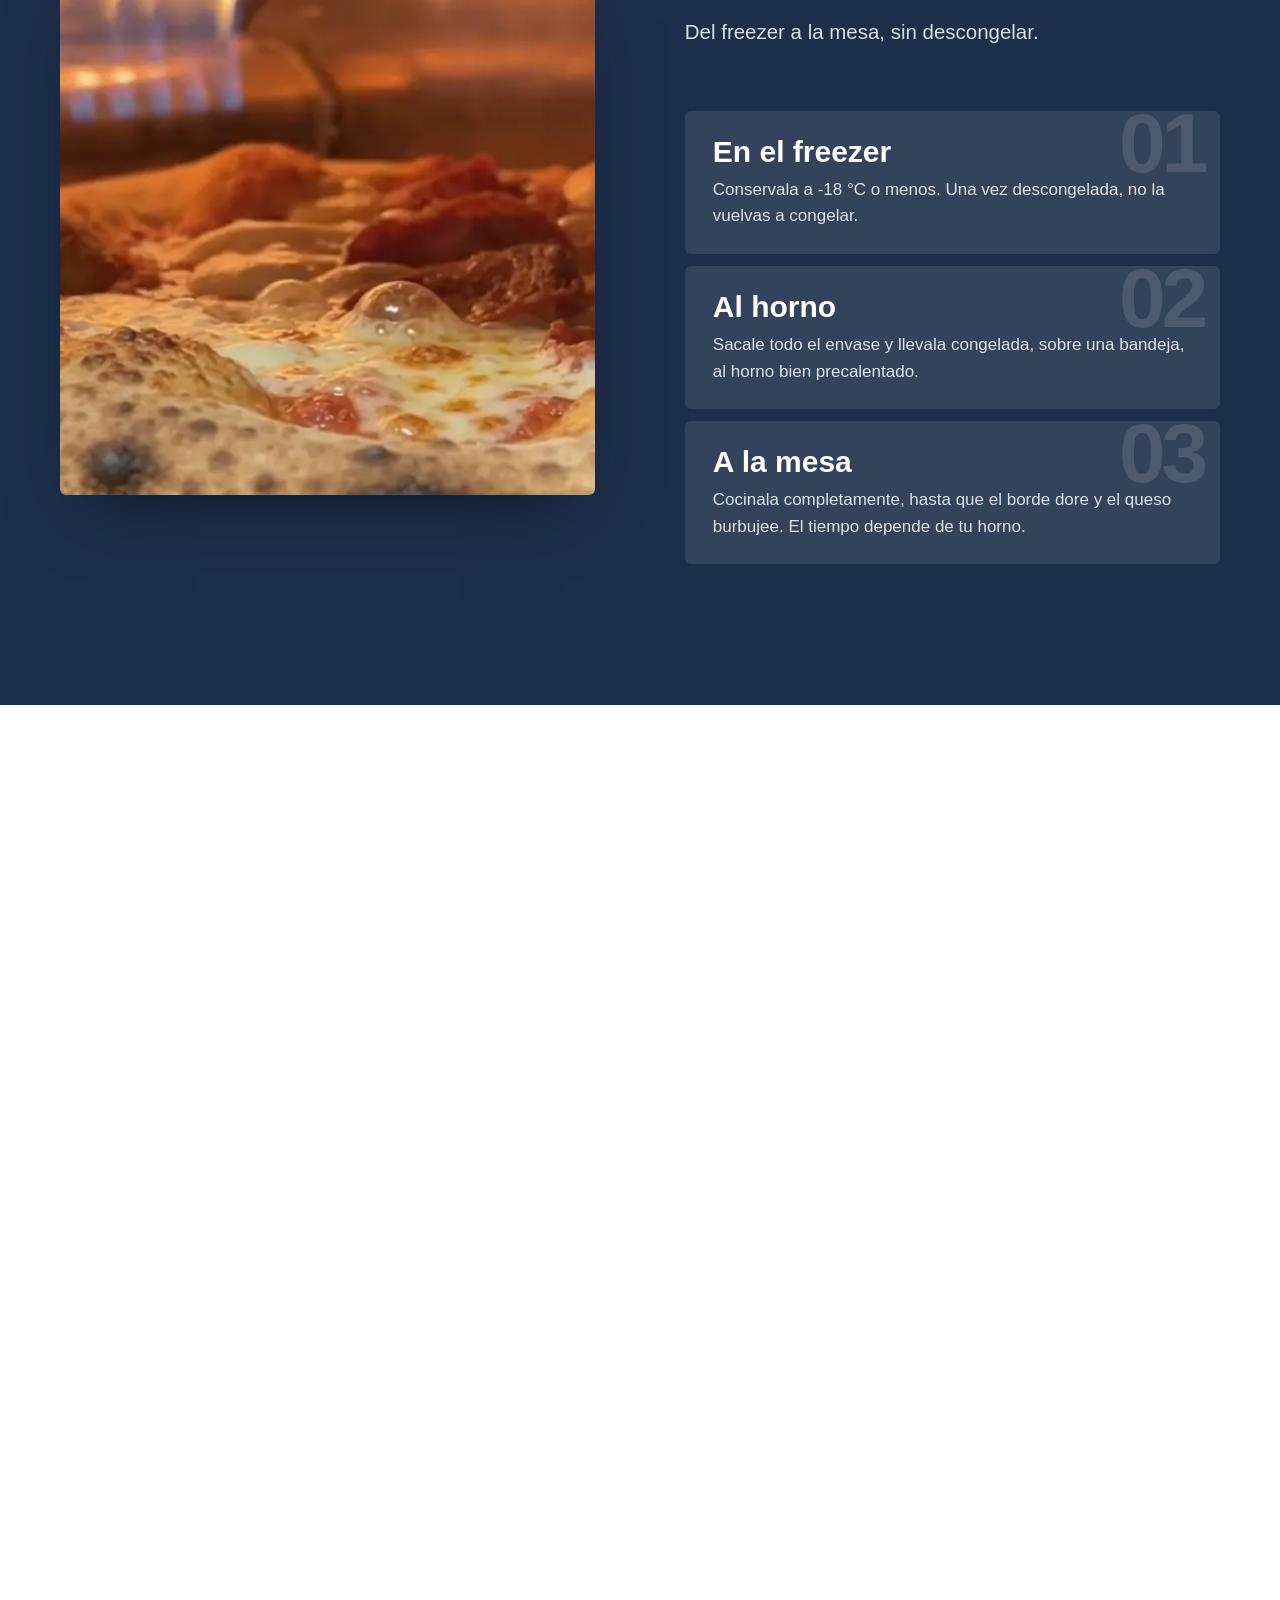
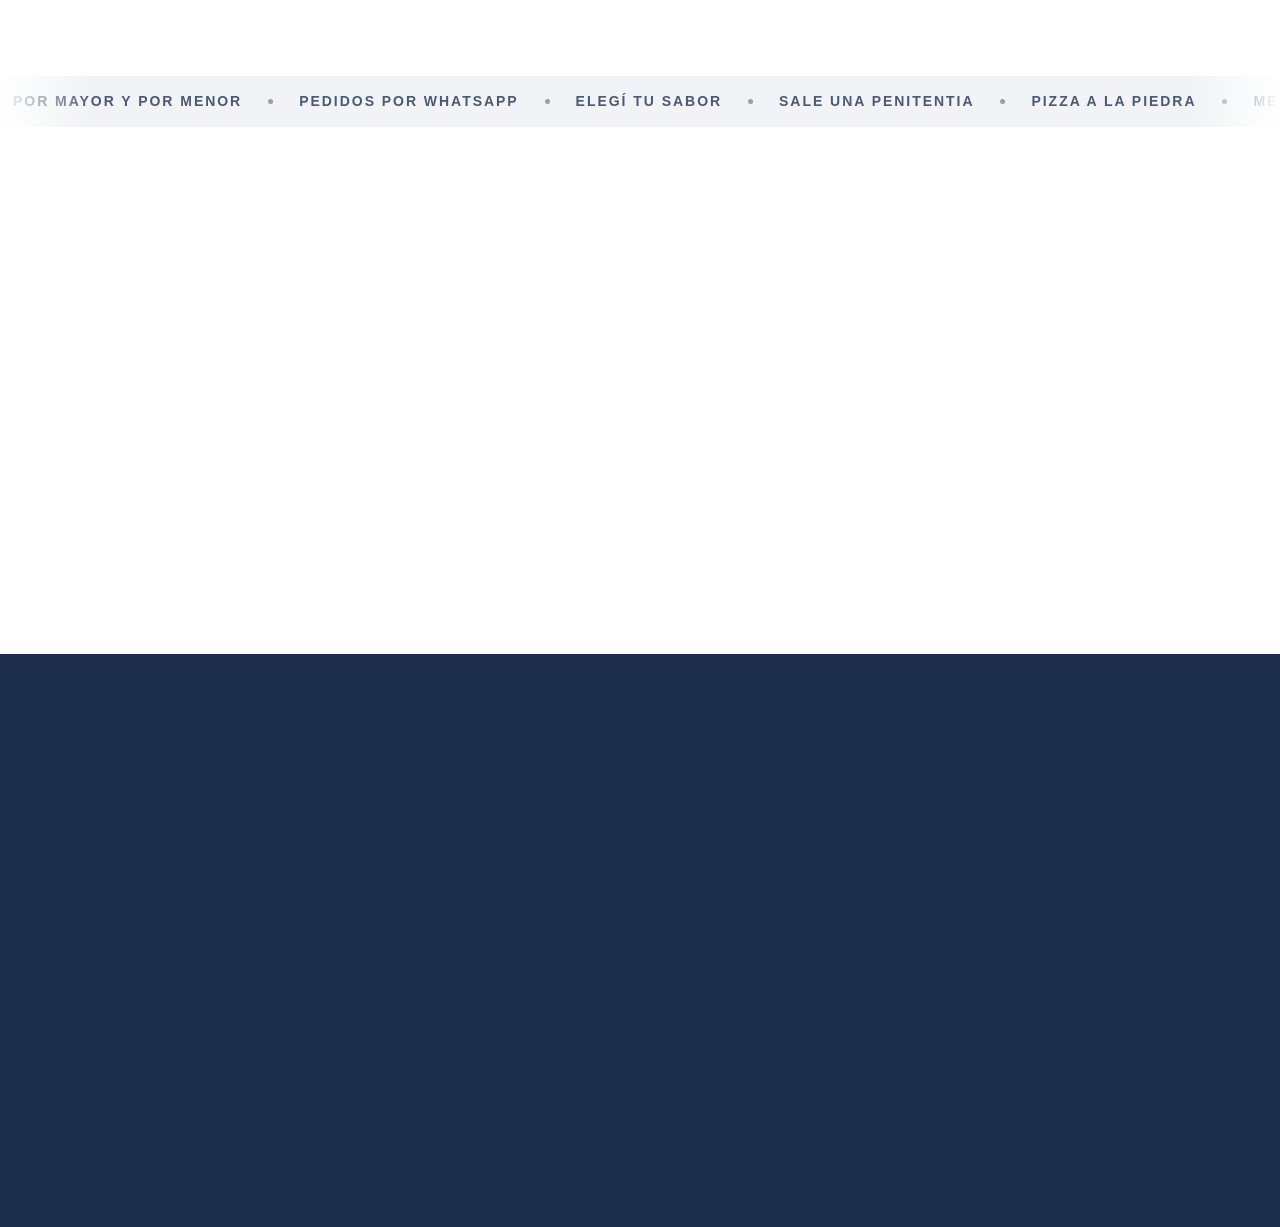
<file: hablemos/index.html>
<!doctype html>
<html lang="es-AR">
<head>
  <meta charset="utf-8">
  <meta name="viewport" content="width=device-width, initial-scale=1">
  <title>Hablemos · Penitentia Pizza</title>
  <meta name="robots" content="noindex">
  <link rel="canonical" href="https://penitentia.com.ar/#contacto">
  <!-- Link corto: penitentia.com.ar/hablemos lleva directo a la sección "Hablemos." de la página -->
  <meta http-equiv="refresh" content="0; url=../#contacto">
  <script>location.replace("../#contacto")</script>
  <style>body{margin:0;min-height:100vh;display:grid;place-items:center;background:#1D2E4A;color:#fff;font-family:Arial,sans-serif}a{color:#fff}</style>
</head>
<body>
  <p><a href="../#contacto">Ir a Hablemos en penitentia.com.ar</a></p>
</body>
</html>
</file>
<file: css/styles.css>
/* =========================================================
   PENITENTIA PIZZA · Estilos
   Cuaderno de marca v8:
   - Azul Penitentia #1D2E4A y blanco #FFFFFF
   - Brush Script MT: nombre de marca y frases breves (en SVG, img/)
   - Arial Bold: descriptores y sabores en mayúscula, siempre rectos
   - Arial Regular: ingredientes, sabores y pedidos
   ========================================================= */

:root {
  --azul: #1D2E4A;
  --azul-hondo: #15223A;
  --azul-medio: #2A3F62;
  --azul-70: rgba(29, 46, 74, .78);
  --azul-55: rgba(29, 46, 74, .74);
  --azul-12: rgba(29, 46, 74, .14);
  --azul-06: #F1F3F6;            /* un paso de tono sobre el blanco */
  --azul-08: #E7EAF0;
  --blanco: #FFFFFF;
  --blanco-80: rgba(255, 255, 255, .84);
  --blanco-60: rgba(255, 255, 255, .66);
  --blanco-10: rgba(255, 255, 255, .1);

  --fuente: Arial, Arimo, "Helvetica Neue", Helvetica, sans-serif;

  /* Cinco tamaños: chico, cuerpo, destacado, título, sabor */
  --t-chico: 14px;
  --t-cuerpo: 17px;
  --t-destacado: clamp(19px, 1.6vw, 22px);
  --t-titulo: clamp(24px, 2.4vw, 30px);
  --t-sabor: clamp(24px, 2.2vw, 30px);

  --ancho: 1240px;
  --gutter: clamp(16px, 4vw, 40px);
  --seccion: clamp(88px, 11vw, 168px);
  --radio-foto: 6px;
  --radio-catalogo: 20px;   /* fotos del catálogo */
  --radio-ficha: 28px;      /* ficha que las contiene (radio de la foto + margen) */
  --barra-alto: 72px;

  --ease-out: cubic-bezier(.22, 1, .36, 1);
  --ease-soft: cubic-bezier(.33, 1, .68, 1);
  --ease-hoja: cubic-bezier(.32, .72, 0, 1);   /* curva de las hojas de iOS: arranca rápido, frena suave */
  --t-press: 100ms;
  --t-hover: 180ms;
  --t-ui: 320ms;
  --t-reveal: 560ms;
}

/* Arimo (misma métrica que Arial), alojada acá: solo se descarga si el equipo no tiene Arial */
@font-face { font-family: "Arimo"; src: url("../fonts/arimo-latin.woff2") format("woff2"); font-weight: 400 700; font-style: normal; font-display: swap; }

*, *::before, *::after { box-sizing: border-box; }
html { scroll-behavior: smooth; scroll-padding-top: calc(var(--barra-alto) + 12px); -webkit-text-size-adjust: 100%; scrollbar-color: var(--azul) var(--azul-06); }
body {
  margin: 0; background: var(--blanco); color: var(--azul);
  font-family: var(--fuente); font-size: var(--t-cuerpo); line-height: 1.55;
  -webkit-font-smoothing: antialiased; overflow-x: hidden; caret-color: var(--azul);
  -webkit-tap-highlight-color: transparent;
}
a, button, input, label { touch-action: manipulation; } /* sin demora de 300 ms al tocar */
::selection { background: var(--azul); color: var(--blanco); }
.preparacion ::selection, .portada ::selection, .pie ::selection { background: var(--blanco); color: var(--azul); }
img, video { display: block; max-width: 100%; height: auto; }
a { color: inherit; text-underline-offset: 3px; }
h1, h2, h3, p, figure, ol, ul { margin: 0; padding: 0; }
button, input, textarea { font: inherit; color: inherit; }
[hidden] { display: none !important; }
:focus-visible { outline: 3px solid var(--azul); outline-offset: 3px; border-radius: 4px; }
.portada :focus-visible, .preparacion :focus-visible, .barra :focus-visible, .pie :focus-visible, .carrito__cab :focus-visible { outline-color: var(--blanco); }

.contenedor { width: 100%; max-width: var(--ancho); margin: 0 auto; padding: 0 var(--gutter); }

.saltar { position: absolute; left: -9999px; top: 8px; z-index: 100; background: var(--blanco); color: var(--azul); padding: 10px 16px; font-weight: 700; }
.saltar:focus { left: 8px; }

/* ---------- Botones (píldora, una sola decisión) ---------- */
.btn {
  display: inline-flex; align-items: center; justify-content: center; gap: 10px;
  min-height: 54px; padding: 0 30px; border-radius: 999px; border: 0;
  font-weight: 700; font-size: var(--t-cuerpo); text-decoration: none; cursor: pointer;
  transition: transform var(--t-press) var(--ease-out), background-color var(--t-hover) ease, color var(--t-hover) ease;
}
.btn:active { transform: scale(.97); }
.btn--blanco { background: var(--blanco); color: var(--azul); }
@media (hover: hover) { .btn--blanco:hover { background: var(--azul-08); } }
.btn--azul { background: var(--azul); color: var(--blanco); }
.btn--azul:hover { background: var(--azul-medio); }
.btn--wa { width: 100%; background: var(--azul); color: var(--blanco); min-height: 56px; }
.btn--wa:hover { background: var(--azul-medio); transform: none; }
.btn--wa:active { transform: scale(.985); }

/* ---------- Barra superior ---------- */
/* La barra está fija y no tiene fondo: el fondo lo lleva .barra__in, que arriba ocupa todo el
   ancho y, al bajar 48 px, se comprime en una píldora centrada del ancho justo de su contenido
   (app.js mide ese ancho con una copia invisible, .barra__fantasma, y lo deja en --pill-ancho). */
.barra { position: fixed; top: 0; left: 0; right: 0; z-index: 30; color: var(--blanco); pointer-events: none; padding-top: env(safe-area-inset-top); }
:root { --ease-barra: cubic-bezier(.45, 0, .55, 1); --t-barra: 600ms; }
.barra__in {
  pointer-events: auto; position: relative; box-sizing: border-box;
  width: 100%; margin: 0 auto; min-height: var(--barra-alto);
  display: flex; align-items: center; gap: 32px;
  padding: 0 max(var(--gutter), calc((100vw - var(--ancho)) / 2 + var(--gutter)), env(safe-area-inset-right)) 0 max(var(--gutter), calc((100vw - var(--ancho)) / 2 + var(--gutter)), env(safe-area-inset-left));
  border-radius: 0; border: 1px solid transparent;
  background: rgba(29, 46, 74, .88); -webkit-backdrop-filter: saturate(180%) blur(20px); backdrop-filter: saturate(180%) blur(20px); /* taste-skill-ignore: material translúcido estilo Apple, pedido explícito */
  transition: width var(--t-barra) var(--ease-barra), margin-top var(--t-barra) var(--ease-barra), min-height var(--t-barra) var(--ease-barra),
              padding var(--t-barra) var(--ease-barra), gap var(--t-barra) var(--ease-barra), border-radius var(--t-barra) var(--ease-barra),
              background-color var(--t-barra) var(--ease-barra), border-color var(--t-barra) var(--ease-barra), box-shadow var(--t-barra) var(--ease-barra);
}
.barra__in.compacta, .barra__fantasma {
  width: var(--pill-ancho, auto); margin-top: 14px; min-height: 60px; gap: 22px;
  padding: 0 8px 0 20px; border-radius: 999px;
  background: rgba(29, 46, 74, .82); border-color: rgba(255, 255, 255, .14);
  box-shadow: 0 18px 44px -16px rgba(10, 18, 32, .55); /* taste-skill-ignore: la píldora flota sobre el contenido */
}
.barra__fantasma { position: absolute; top: 0; left: 0; width: max-content; visibility: hidden; pointer-events: none; transition: none; }
@supports not ((backdrop-filter: blur(1px)) or (-webkit-backdrop-filter: blur(1px))) { .barra__in { background: var(--azul); } }
@media (prefers-reduced-transparency: reduce) { .barra__in { background: var(--azul); -webkit-backdrop-filter: none; backdrop-filter: none; } }
.barra__logo img { height: 48px; width: auto; transition: height var(--t-barra) var(--ease-barra); }
.barra__in.compacta .barra__logo img, .barra__fantasma .barra__logo img { height: 38px; }
.barra__nav { display: flex; gap: 30px; margin-left: auto; }
.barra__nav a {
  position: relative; text-decoration: none; font-weight: 700; font-size: 15px; color: var(--blanco-80);
  padding: 8px 0; transition: color var(--t-hover) ease;
}
.barra__nav a::after { content: ""; position: absolute; left: 0; right: 0; bottom: 2px; height: 2px; background: var(--blanco); transform: scaleX(0); transform-origin: left; transition: transform var(--t-ui) var(--ease-out); }
.barra__nav a:hover { color: var(--blanco); }
.barra__nav a:hover::after { transform: scaleX(1); }
/* Menú del celular (oculto en pantallas grandes) */
.btn-menu {
  display: none; align-items: center; gap: 8px; height: 44px; padding: 0 14px 0 12px; margin-left: auto;
  border-radius: 999px; border: 0; background: transparent; color: var(--blanco);
  font-weight: 700; font-size: 15px; cursor: pointer;
  transition: background-color var(--t-hover) ease, transform var(--t-press) var(--ease-out);
}
.btn-menu:active { transform: scale(.96); }
.btn-menu svg path { transition: transform var(--t-ui) var(--ease-out), opacity var(--t-hover) ease; transform-origin: 12px 12px; }
.btn-menu[aria-expanded="true"] .l1 { transform: translateY(5px) rotate(45deg); }
.btn-menu[aria-expanded="true"] .l2 { opacity: 0; }
.btn-menu[aria-expanded="true"] .l3 { transform: translateY(-5px) rotate(-45deg); }
.menu-movil {
  position: absolute; top: calc(100% + 8px); left: 0; right: 0; border-radius: 18px;
  background: rgba(29, 46, 74, .96); -webkit-backdrop-filter: saturate(180%) blur(20px); backdrop-filter: saturate(180%) blur(20px); /* taste-skill-ignore: menú flotante */
  box-shadow: 0 18px 30px rgba(10, 18, 32, .3); /* taste-skill-ignore: menú flotante */
  display: grid; gap: 4px; padding: 6px var(--gutter) 18px;
  transform-origin: top; opacity: 0; transform: translateY(-8px);
  transition: opacity 220ms ease, transform 320ms var(--ease-hoja);
}
.menu-movil.abierto { opacity: 1; transform: none; }
.menu-movil a {
  display: flex; align-items: center; min-height: 52px; padding: 0 18px; border-radius: 16px;
  color: var(--blanco); text-decoration: none; font-weight: 700; font-size: 19px;
  transition: background-color var(--t-hover) ease;
}
.menu-movil a:active { background: var(--blanco-10); }
@media (min-width: 901px) { .menu-movil { display: none !important; } }

.btn-carrito {
  display: inline-flex; align-items: center; gap: 10px; height: 44px; padding: 0 8px 0 16px;
  border-radius: 999px; border: 0; background: var(--azul-medio); color: var(--blanco);
  font-weight: 700; font-size: 15px; cursor: pointer;
  transition: background-color var(--t-hover) ease, transform var(--t-press) var(--ease-out);
}
@media (hover: hover) { .btn-carrito:hover { background: #34507A; } }
.btn-carrito:active { transform: scale(.96); }
.contador {
  min-width: 28px; height: 28px; padding: 0 8px; border-radius: 999px; background: var(--blanco); color: var(--azul);
  display: inline-grid; place-items: center; font-size: var(--t-chico); font-variant-numeric: tabular-nums;
}
.contador.salto { animation: salto .45s var(--ease-out); }
@keyframes salto { 0% { transform: scale(1); } 40% { transform: scale(1.35); } 100% { transform: scale(1); } }

/* ---------- Portada ---------- */
.portada {
  position: relative; background: var(--azul); color: var(--blanco);
  display: grid; grid-template-columns: minmax(0, 1fr) minmax(0, 1.15fr);
  min-height: min(100svh, 892px); overflow: hidden;
}
.portada__texto {
  padding: calc(var(--barra-alto) + clamp(40px, 6vw, 88px)) var(--gutter) clamp(48px, 7vw, 100px);
  padding-left: max(var(--gutter), calc((100vw - var(--ancho)) / 2 + var(--gutter)));
  display: flex; flex-direction: column; justify-content: center; position: relative; z-index: 2;
}
.portada__firma { display: flex; flex-direction: column; align-items: flex-start; width: min(600px, 100%); }
.portada__firma img { width: 100%; height: auto; margin-left: -2%; }
.portada__firma span { width: 100%; text-align: center; margin-top: 4px; font-weight: 700; font-size: clamp(26px, 3vw, 40px); letter-spacing: .08em; line-height: 1; }
.portada__frase { margin-top: clamp(32px, 4vw, 48px); font-size: var(--t-titulo); font-weight: 700; line-height: 1.2; max-width: 20ch; text-wrap: balance; }
.portada__bajada { margin-top: 14px; max-width: 44ch; color: var(--blanco-80); }
.portada__acciones { margin-top: 36px; display: flex; flex-wrap: wrap; align-items: center; gap: 14px 24px; }
.portada__foto { position: relative; overflow: hidden; }
.portada__foto img { position: absolute; inset: 0; width: 100%; height: 100%; object-fit: cover; object-position: 60% 72%; }
.portada__foto::before {
  content: ""; position: absolute; inset: 0; z-index: 1; pointer-events: none;
  background: linear-gradient(90deg, var(--azul) 0%, rgba(29,46,74,.5) 14%, rgba(29,46,74,0) 38%); /* taste-skill-ignore: velo neutro sobre la foto para fundirla con el azul */
}

/* ---------- Títulos de sección ---------- */
.seccion-titulo { max-width: 680px; margin-bottom: clamp(40px, 5vw, 64px); }
.frase { height: clamp(64px, 8.4vw, 112px); width: auto; max-width: 100%; }
.reparto {
  margin-top: 18px; display: inline-flex; align-items: center; gap: 12px;
  background: var(--azul); color: var(--blanco); border-radius: 999px; padding: 12px 22px 12px 18px;
  font-size: var(--t-cuerpo); line-height: 1.35;
}
.reparto svg { flex: none; }
.seccion-titulo__bajada { margin-top: 18px; font-size: var(--t-destacado); line-height: 1.45; max-width: 46ch; }

/* ---------- Catálogo: cada pizza es su etiqueta ---------- */
.catalogo { padding: var(--seccion) 0; }
.grilla { display: grid; grid-template-columns: repeat(2, minmax(0, 1fr)); gap: clamp(16px, 2vw, 28px); }

.pizza {
  display: grid; grid-template-columns: minmax(0, .9fr) minmax(0, 1.1fr);
  background: var(--azul-06); border-radius: var(--radio-ficha); overflow: hidden;
  transition: background-color var(--t-hover) ease;
  padding: 10px; gap: 0;
}
@media (hover: hover) { .pizza:hover { background: var(--azul-08); } .pizza:hover .pizza__foto img { transform: scale(1.04); } }
.pizza__foto { position: relative; overflow: hidden; background: var(--azul); min-height: 260px; border-radius: var(--radio-catalogo); isolation: isolate; }
.pizza__foto img { position: absolute; inset: 0; width: 100%; height: 100%; object-fit: cover; transition: transform 900ms var(--ease-soft); }
.pizza__sello {
  position: absolute; left: 0; bottom: 0; background: var(--azul); color: var(--blanco);
  font-weight: 700; font-size: var(--t-chico); padding: 7px 14px 8px; border-radius: 999px; left: 12px; bottom: 12px;
}
.pizza__cuerpo { padding: clamp(22px, 2.4vw, 32px); display: flex; flex-direction: column; gap: 10px; min-width: 0; }
.pizza__nombre { font-weight: 700; font-size: var(--t-sabor); line-height: 1.08; text-transform: uppercase; letter-spacing: -.01em; text-wrap: balance; }
.pizza__desc { color: var(--azul-70); }
.pizza__pie { margin-top: auto; padding-top: 18px; display: flex; flex-wrap: wrap; align-items: center; gap: 12px; }
.pizza__precio { flex-basis: 100%; font-weight: 700; font-size: var(--t-destacado); font-variant-numeric: tabular-nums; }
.pizza__agregar { flex: 1 1 auto; }
.pizza__agregar {
  height: 46px; padding: 0 22px; border-radius: 999px; border: 0; background: var(--azul); color: var(--blanco);
  font-weight: 700; font-size: 15px; cursor: pointer;
  transition: background-color var(--t-hover) ease, transform var(--t-press) var(--ease-out);
}
.pizza__agregar:hover { background: var(--azul-medio); }
.pizza__agregar:active { transform: scale(.95); }
.pizza__consultar { display: inline-flex; align-items: center; justify-content: center; text-decoration: none; }
.pizza__precio--consultar { font-size: var(--t-cuerpo); color: var(--azul-70); }
/* Sin foto: bloque azul con la firma, como la etiqueta del freezer */
.pizza__foto--etiqueta { display: grid; place-items: center; background: var(--azul); }
.pizza__foto--etiqueta .pizza__marca { position: static; width: 64%; height: auto; object-fit: contain; }
@media (hover: hover) { .pizza:hover .pizza__foto--etiqueta .pizza__marca { transform: none; } }
.pizza__agregar:disabled { background: var(--azul-12); color: var(--azul-55); cursor: not-allowed; }
.pizza__agregar.listo { background: var(--azul-medio); }

/* Selector de cantidad: relleno, sin contorno */
.cantidad { display: inline-flex; align-items: center; height: 46px; border-radius: 999px; background: var(--blanco); }
.cantidad button {
  width: 42px; height: 100%; border: 0; border-radius: 999px; background: transparent; color: var(--azul); cursor: pointer;
  font-size: 20px; font-weight: 700; line-height: 1; display: grid; place-items: center;
  transition: background-color var(--t-hover) ease, transform var(--t-press) var(--ease-out);
}
.cantidad button:hover { background: var(--azul-08); }
.cantidad button:active { transform: scale(.88); }
.cantidad button:disabled { color: var(--azul-12); cursor: not-allowed; }
.cantidad output { min-width: 24px; text-align: center; font-weight: 700; font-variant-numeric: tabular-nums; }
.cantidad--chica { height: 38px; background: var(--azul-06); }
.cantidad--chica button { width: 36px; font-size: 18px; }

.aviso { margin-top: 32px; font-size: var(--t-chico); color: var(--azul-55); max-width: 70ch; }

/* ---------- Preparación ---------- */
.preparacion { background: var(--azul); color: var(--blanco); padding: var(--seccion) 0; }
.preparacion__in { display: grid; grid-template-columns: minmax(0, 1fr) minmax(0, 1fr); gap: clamp(40px, 7vw, 110px); align-items: center; }
.preparacion__video { border-radius: var(--radio-foto); overflow: hidden; aspect-ratio: 1 / 1; background: var(--azul-hondo); }
.preparacion__video video { width: 100%; height: 100%; object-fit: cover; object-position: 50% 70%; }
.preparacion .seccion-titulo__bajada { color: var(--blanco-80); }
.pasos { list-style: none; display: grid; gap: 12px; }
.pasos li { background: var(--blanco-10); border-radius: var(--radio-foto); padding: 24px 28px; }
.pasos h3 { font-size: var(--t-titulo); line-height: 1.15; }
.pasos p { margin-top: 8px; color: var(--blanco-80); max-width: 52ch; }

/* Lo que está lejos del primer pantallazo no se dibuja hasta acercarse */
.galeria, .contacto, .pie { content-visibility: auto; contain-intrinsic-size: auto 900px; }

/* ---------- Galería ---------- */
.galeria { padding: var(--seccion) 0 calc(var(--seccion) * .6); }
.galeria__fotos { display: grid; grid-template-columns: 1.7fr 1fr 1fr; gap: 14px; }
.galeria__fotos figure { border-radius: var(--radio-foto); overflow: hidden; aspect-ratio: 3 / 4; background: var(--azul-06); }
.galeria__fotos .g1 { aspect-ratio: auto; }
.galeria__fotos .g2 { margin-top: clamp(32px, 6vw, 88px); }
.galeria__fotos img { width: 100%; height: 100%; object-fit: cover; transition: transform 1200ms var(--ease-soft); }
@media (hover: hover) { .galeria__fotos figure:hover img { transform: scale(1.03); } }

/* ---------- Contacto ---------- */
.contacto { padding: calc(var(--seccion) * .6) 0 var(--seccion); }
.contacto__in { display: grid; grid-template-columns: minmax(0, .9fr) minmax(0, 1.1fr); gap: clamp(32px, 6vw, 96px); align-items: end; }
.contacto .seccion-titulo { margin-bottom: 0; }
.canales { list-style: none; display: grid; gap: 12px; }
.canal {
  display: grid; grid-template-columns: auto 1fr; grid-template-rows: auto auto; column-gap: 20px; align-items: center;
  padding: 22px 26px; border-radius: var(--radio-foto); background: var(--azul-06); text-decoration: none;
  transition: background-color var(--t-hover) ease, color var(--t-hover) ease, transform var(--t-press) var(--ease-out);
}
.canal svg { grid-row: 1 / 3; width: 36px; height: 36px; transition: transform var(--t-ui) var(--ease-out); }
.canal__tipo { font-size: var(--t-chico); color: var(--azul-55); transition: color var(--t-hover) ease; }
.canal__dato { font-weight: 700; font-size: var(--t-destacado); overflow-wrap: anywhere; line-height: 1.3; }
@media (hover: hover) {
  .canal:hover { background: var(--azul); color: var(--blanco); }
  .canal:hover .canal__tipo { color: var(--blanco-60); }
  .canal:hover svg { transform: rotate(-8deg) scale(1.08); }
}
.canal:active { transform: scale(.98); background: var(--azul-08); }

/* ---------- Pie: el nombre vuelve a todo lo ancho ---------- */
.pie { background: var(--azul); color: var(--blanco); padding: clamp(64px, 8vw, 120px) 0 36px; }
.pie__in { display: grid; gap: clamp(32px, 4vw, 56px); }
.pie__logo { width: min(820px, 100%); height: auto; margin: 0 auto; }
.pie__datos { display: flex; flex-wrap: wrap; justify-content: space-between; gap: 8px 24px; font-size: var(--t-chico); color: var(--blanco-60); padding-top: 24px; }
/* Enlace discreto al sistema interno (/stock, no aparece en Google) */
.pie__datos a { color: var(--blanco-80); text-decoration-thickness: 1px; transition: color var(--t-hover) ease; }
.pie__datos a:hover { color: var(--blanco); }

/* ---------- Carrito ---------- */
.velo { position: fixed; inset: 0; z-index: 40; background: rgba(12, 20, 34, .55); opacity: 0; transition: opacity var(--t-ui) ease; }
.velo.visible { opacity: 1; }
.carrito {
  position: fixed; top: 0; right: 0; bottom: 0; z-index: 50; width: min(440px, 100%);
  background: var(--blanco); display: flex; flex-direction: column;
  transform: translateX(100%); transition: transform 460ms var(--ease-hoja);
  box-shadow: -18px 0 40px rgba(10, 18, 32, .2); /* taste-skill-ignore: panel que flota sobre la página */
}
.carrito.abierto { transform: none; }
.carrito.arrastrando { transition: none; }
.carrito__asa { display: none; }
.carrito__cab { background: var(--azul); color: var(--blanco); display: flex; align-items: center; justify-content: space-between; padding: 18px 16px 18px 24px; }
.carrito__cab img { height: 46px; width: auto; }
.cerrar { width: 44px; height: 44px; border-radius: 999px; border: 0; background: transparent; color: var(--blanco); cursor: pointer; display: grid; place-items: center; transition: background-color var(--t-hover) ease, transform var(--t-press) var(--ease-out); }
.cerrar:hover { background: var(--blanco-10); }
.cerrar:active { transform: scale(.9); }
.carrito__cuerpo { flex: 1; overflow-y: auto; padding: 16px 20px 24px; overscroll-behavior: contain; }

.vacio { text-align: center; padding: 48px 8px; display: grid; gap: 8px; justify-items: center; color: var(--azul-70); }
.vacio strong { color: var(--azul); font-size: var(--t-destacado); }
.vacio .btn { margin-top: 16px; }

.items { list-style: none; display: grid; gap: 8px; }
.item { display: grid; grid-template-columns: 64px 1fr auto; gap: 14px; align-items: center; padding: 12px; border-radius: var(--radio-foto); background: var(--azul-06); }
.item img { width: 64px; height: 64px; object-fit: cover; border-radius: 14px; }
.item__nombre { font-weight: 700; font-size: 15px; text-transform: uppercase; line-height: 1.2; }
.item__unit { font-size: var(--t-chico); color: var(--azul-55); margin-top: 2px; }
.item__der { display: grid; justify-items: end; gap: 6px; }
.item__sub { font-weight: 700; font-variant-numeric: tabular-nums; }
.item__quitar { border: 0; background: none; padding: 4px 0; color: var(--azul-55); font-size: var(--t-chico); cursor: pointer; text-decoration: underline; }
.item__quitar:hover { color: var(--azul); }
.item .cantidad--chica { background: var(--blanco); margin-top: 8px; }

.datos { margin-top: 28px; display: grid; gap: 16px; }
.datos__titulo { font-weight: 700; font-size: var(--t-destacado); }
.datos label { display: grid; gap: 6px; font-weight: 700; font-size: 15px; }
.datos input[type="text"], .datos textarea {
  width: 100%; border: 1.5px solid var(--azul-12); border-radius: 10px; padding: 12px 14px; font-weight: 400; font-size: 16px; background: var(--blanco);
  transition: border-color var(--t-hover) ease;
}
.datos input::placeholder, .datos textarea::placeholder { color: var(--azul-55); }
.datos input[type="text"]:focus, .datos textarea:focus { outline: none; border-color: var(--azul); }
.datos input.invalido { border-color: var(--azul); background: var(--azul-06); }
.datos textarea { resize: vertical; }
.opcional { font-weight: 400; color: var(--azul-55); }
.entrega { border: 0; padding: 0; margin: 0; display: flex; flex-wrap: wrap; gap: 8px; }
.entrega legend { font-weight: 700; font-size: 15px; margin-bottom: 8px; padding: 0; }
.datos .opcion {
  display: inline-flex; align-items: center; gap: 8px; font-size: 15px;
  border-radius: 999px; padding: 11px 18px; cursor: pointer; background: var(--azul-06);
  transition: background-color var(--t-hover) ease, color var(--t-hover) ease;
}
.datos .opcion:has(input:checked) { background: var(--azul); color: var(--blanco); }
.opcion input { accent-color: var(--blanco); margin: 0; }
.datos .opcion small { display: block; font-size: var(--t-chico); font-weight: 400; opacity: .8; }
.datos .opcion { border-radius: 16px; align-items: center; }
.subtotales { display: grid; gap: 4px; font-size: 15px; color: var(--azul-70); }
.subtotales p { display: flex; justify-content: space-between; }
.subtotales span:last-child { font-variant-numeric: tabular-nums; }
.error { font-size: 15px; font-weight: 700; }

.carrito__pie { padding: 18px 20px calc(18px + env(safe-area-inset-bottom)); display: grid; gap: 12px; background: var(--azul-06); }
.total { display: flex; align-items: baseline; justify-content: space-between; }
.total span { font-weight: 700; font-size: var(--t-cuerpo); }
.total strong { font-size: var(--t-titulo); font-variant-numeric: tabular-nums; }
.carrito__nota { font-size: var(--t-chico); color: var(--azul-70); text-align: center; }

/* Botón flotante (celular) */
.flotante {
  position: fixed; left: 16px; right: 16px; bottom: calc(16px + env(safe-area-inset-bottom)); z-index: 35;
  height: 58px; border-radius: 999px; border: 0; background: var(--azul); color: var(--blanco);
  display: none; align-items: center; justify-content: space-between; padding: 0 24px;
  font-weight: 700; font-size: var(--t-cuerpo); cursor: pointer;
  box-shadow: 0 10px 30px rgba(10, 18, 32, .35); /* taste-skill-ignore: botón flotante */
  transition: transform var(--t-press) var(--ease-out);
}
.flotante:active { transform: scale(.98); }
.flotante__total { font-variant-numeric: tabular-nums; }

/* Aviso "agregado" */
.aviso-agregado {
  position: fixed; left: 50%; top: calc(var(--barra-alto) + 14px); z-index: 60; transform: translateX(-50%);
  background: var(--azul); color: var(--blanco); padding: 12px 22px; border-radius: 999px; font-weight: 700; font-size: 15px;
  box-shadow: 0 10px 30px rgba(10, 18, 32, .3); /* taste-skill-ignore: aviso flotante */
  white-space: nowrap; animation: aparece var(--t-ui) var(--ease-out);
}
@keyframes aparece { from { opacity: 0; transform: translate(-50%, -8px); } to { opacity: 1; transform: translate(-50%, 0); } }

/* ---------- Movimiento (solo con JS; sin JS todo queda visible) ---------- */
/* Firma: se escribe de izquierda a derecha, como trazada a mano */
.js .portada__firma img { animation: firma 800ms var(--ease-out) both; }
.js .portada__firma span { animation: subir 480ms var(--ease-out) 180ms both; }
.js .portada__frase { animation: subir 480ms var(--ease-out) 240ms both; }
.js .portada__bajada { animation: subir 480ms var(--ease-out) 300ms both; }
.js .portada__acciones { animation: subir 480ms var(--ease-out) 360ms both; }
.js .portada__foto img { animation: horno 1600ms var(--ease-soft) both; }
@keyframes firma { from { clip-path: inset(-20% 100% -20% 0); } to { clip-path: inset(-20% 0 -20% 0); } }
@keyframes subir { from { opacity: 0; transform: translateY(14px); } to { opacity: 1; transform: none; } }
@keyframes horno { from { transform: scale(1.06); } to { transform: scale(1); } }

/* Entradas por sección: textos suben, fotos se asientan desde la escala */
.js [data-entra].espera { opacity: 0; transform: translateY(16px); }
.js figure[data-entra].espera, .js .pizza[data-entra].espera { transform: translateY(12px) scale(.98); }
.js [data-entra] { transition: opacity var(--t-reveal) var(--ease-out), transform var(--t-reveal) var(--ease-out); transition-delay: var(--retraso, 0ms); }

/* ---------- Responsive ---------- */
@media (max-width: 1080px) {
  .grilla { grid-template-columns: 1fr; }
  .pizza { grid-template-columns: minmax(0, .8fr) minmax(0, 1.2fr); }
}
@media (max-width: 900px) {
  .barra__nav { display: none; }
  .btn-menu { display: inline-flex; }
  .btn-carrito { margin-left: 4px; }
  .portada { grid-template-columns: 1fr; min-height: 0; }
  .portada__foto { order: -1; height: calc(56vw + var(--barra-alto)); min-height: 300px; max-height: 520px; }
  .portada__foto img { object-position: 70% 88%; }
  .portada__foto::before { background: linear-gradient(0deg, var(--azul) 0%, rgba(29,46,74,.4) 26%, rgba(29,46,74,0) 56%); } /* taste-skill-ignore: velo neutro sobre la foto */
  .portada__texto { padding-top: 4px; }
  .preparacion__in, .contacto__in { grid-template-columns: 1fr; }
  .preparacion__video { aspect-ratio: 16 / 9; }
  .galeria__fotos { grid-template-columns: 1fr 1fr; }
  .galeria__fotos .g1 { grid-column: 1 / -1; aspect-ratio: 16 / 11; }
  .galeria__fotos .g2 { margin-top: 0; }
}
@media (max-width: 600px) {
  :root { --barra-alto: 64px; }
  .barra__in.compacta, .barra__fantasma { margin-top: 10px; min-height: 54px; gap: 10px; padding: 0 6px 0 14px; }
  .barra__in.compacta .barra__logo img, .barra__fantasma .barra__logo img { height: 34px; }
  .pizza__pie { gap: 10px; }
  .pizza__agregar { flex: 1 1 auto; }
  body { font-size: 16px; }
  .barra__logo img { height: 40px; }
  .btn-carrito span:not(.contador) { display: none; }
  .btn-carrito { padding: 0 8px; }
  .portada__acciones .btn { flex: 1 1 100%; }
  .pizza { grid-template-columns: 1fr; }
  .pizza__foto { min-height: 0; aspect-ratio: 16 / 10; }
  .pasos li { padding: 20px 22px; }
  .canal { padding: 18px 20px; column-gap: 16px; }
  .canal__dato { font-size: 16px; }
  .canal svg { width: 32px; height: 32px; }
  .pie__datos { justify-content: center; text-align: center; }
  .flotante:not([hidden]) { display: flex; }

  /* Carrito como hoja que sube desde abajo, se cierra arrastrándola hacia abajo */
  .carrito {
    top: auto; left: 0; right: 0; width: 100%; max-height: calc(100svh - 24px - env(safe-area-inset-top));
    border-radius: 18px 18px 0 0; overflow: hidden; transform: translateY(100%);
    box-shadow: 0 -12px 40px rgba(10, 18, 32, .25); /* taste-skill-ignore: hoja flotante */
  }
  .carrito__cab { position: relative; padding-top: 26px; touch-action: none; cursor: grab; }
  .carrito__asa { display: block; position: absolute; top: 9px; left: 50%; width: 40px; height: 5px; margin-left: -20px; border-radius: 99px; background: rgba(255, 255, 255, .45); }
  .carrito__cab img { height: 40px; }
  body.con-flotante .pie { padding-bottom: 110px; }
}

@media (prefers-reduced-motion: reduce) {
  html { scroll-behavior: auto; }
  *, *::before, *::after { animation: none !important; transition-duration: 1ms !important; transition-delay: 0ms !important; }
  .js [data-entra].espera { opacity: 1; transform: none; }
}

/* =========================================================
   CAPA DE VIDA (21-oct-2026)
   Fondos que respiran, personalidad y detalles estilo Apple.
   Reglas: sólo transform/opacity/clip-path (van por la GPU), sólo
   tonos de la marca (blanco y azul con transparencia), y todo se
   apaga con "movimiento reducido" (ver el @media del final) o cuando
   la sección no está en pantalla (clase .fuera, la pone app.js).
   ========================================================= */
:root { --t-ambiente: 28s; }   /* ritmo de las luces de fondo: lento, casi imperceptible */

/* Grano fino sobre toda la página: rompe lo plano del color pleno sin cambiarlo */
body::after {
  content: ""; position: fixed; inset: 0; z-index: 1000; pointer-events: none; opacity: .045;
  background-image: url("data:image/svg+xml,%3Csvg xmlns='http://www.w3.org/2000/svg' width='200' height='200'%3E%3Cfilter id='n'%3E%3CfeTurbulence type='fractalNoise' baseFrequency='.85' numOctaves='2' stitchTiles='stitch'/%3E%3CfeColorMatrix values='0 0 0 0 1 0 0 0 0 1 0 0 0 0 1 0 0 0 .7 0'/%3E%3C/filter%3E%3Crect width='100%25' height='100%25' filter='url(%23n)'/%3E%3C/svg%3E");
  background-size: 200px 200px;
}

/* ---------- Portada: luces que se mueven detrás del texto, foto que respira ---------- */
.portada__luces { position: absolute; inset: 0; z-index: 1; pointer-events: none; overflow: hidden; }
.portada__luces::before, .portada__luces::after {
  content: ""; position: absolute; border-radius: 50%; will-change: transform;
}
.portada__luces::before {
  width: 60vmax; height: 60vmax; left: -22vmax; top: -24vmax;
  background: radial-gradient(circle, rgba(255, 255, 255, .11) 0%, rgba(255, 255, 255, 0) 60%);
  animation: luz-a var(--t-ambiente) ease-in-out infinite alternate;
}
.portada__luces::after {
  width: 52vmax; height: 52vmax; left: 6vmax; bottom: -34vmax;
  background: radial-gradient(circle, var(--azul-medio) 0%, rgba(42, 63, 98, 0) 62%);
  animation: luz-b calc(var(--t-ambiente) * 1.35) ease-in-out infinite alternate;
}
@keyframes luz-a { from { transform: translate3d(0, 0, 0) scale(1); } to { transform: translate3d(14vmax, 9vmax, 0) scale(1.18); } }
@keyframes luz-b { from { transform: translate3d(0, 0, 0) scale(1); } to { transform: translate3d(-9vmax, -11vmax, 0) scale(1.12); } }
.portada__foto { z-index: 1; }   /* la foto queda por encima de las luces */
/* La foto entra desde el horno y después respira muy despacio (Ken Burns) */
.js .portada__foto img { animation: horno 1600ms var(--ease-soft) both, respirar 26s ease-in-out 1600ms infinite alternate; }
@keyframes respirar { from { transform: scale(1); } to { transform: scale(1.06); } }
/* "PIZZA" llega con las letras abriéndose hasta su lugar */
.js .portada__firma span { animation: subir 480ms var(--ease-out) 180ms both, abrir-letras 1100ms var(--ease-out) 180ms both; }
@keyframes abrir-letras { from { letter-spacing: .34em; } to { letter-spacing: .08em; } }
/* El texto de la portada se queda un poco atrás al hacer scroll (lo mueve app.js) */
.portada__texto { will-change: transform, opacity; }

/* Sello giratorio al lado del botón */
.sello-giro {
  width: 104px; height: 104px; margin-left: 10px; color: var(--blanco);
  font-weight: 700; font-size: 11.5px; letter-spacing: .12em; fill: currentColor;
  animation: girar 30s linear infinite; will-change: transform;
}
@keyframes girar { to { transform: rotate(360deg); } }

/* ---------- Cinta de frases ---------- */
.cinta {
  position: relative; overflow: hidden; background: var(--azul-hondo); color: var(--blanco-80);
  padding: 15px 0; font-weight: 700; font-size: var(--t-chico); letter-spacing: .14em; text-transform: uppercase; white-space: nowrap;
  -webkit-mask-image: linear-gradient(90deg, transparent, #000 7%, #000 93%, transparent);
          mask-image: linear-gradient(90deg, transparent, #000 7%, #000 93%, transparent);
}
.cinta--clara { background: var(--azul-06); color: var(--azul-70); }
.cinta__pista { display: inline-flex; width: max-content; animation: cinta 44s linear infinite; will-change: transform; }
.cinta--clara .cinta__pista { animation-duration: 52s; animation-direction: reverse; }
.cinta span { display: inline-flex; align-items: center; gap: 26px; padding: 0 13px; }
.cinta span::after { content: ""; width: 5px; height: 5px; border-radius: 50%; background: currentColor; opacity: .55; }
@keyframes cinta { to { transform: translate3d(-50%, 0, 0); } }
@media (hover: hover) and (pointer: fine) { .cinta:hover .cinta__pista { animation-play-state: paused; } }

/* ---------- Catálogo: luz que se desplaza detrás de las fichas, foco bajo el cursor ---------- */
.catalogo { position: relative; overflow: hidden; isolation: isolate; }
.catalogo::before, .catalogo::after { content: ""; position: absolute; z-index: -1; border-radius: 50%; pointer-events: none; will-change: transform; }
.catalogo::before {
  width: 72vmax; height: 72vmax; right: -34vmax; top: -22vmax;
  background: radial-gradient(circle, var(--azul-08) 0%, rgba(231, 234, 240, 0) 60%);
  animation: luz-b calc(var(--t-ambiente) * 1.2) ease-in-out infinite alternate;
}
.catalogo::after {
  width: 56vmax; height: 56vmax; left: -28vmax; bottom: -14vmax;
  background: radial-gradient(circle, var(--azul-08) 0%, rgba(231, 234, 240, 0) 60%);
  animation: luz-a calc(var(--t-ambiente) * .9) ease-in-out infinite alternate;
}
/* El punto del chip de reparto late, como un "estamos" */
.reparto::before { content: ""; width: 8px; height: 8px; border-radius: 50%; background: var(--blanco); flex: none; animation: latir 2.6s ease-in-out infinite; }
@keyframes latir { 0%, 100% { opacity: .45; transform: scale(.8); } 50% { opacity: 1; transform: scale(1); } }
/* Frases manuscritas: se escriben de izquierda a derecha al entrar, como la firma */
.js .seccion-titulo .frase { clip-path: inset(-20% 0 -20% 0); transition: clip-path 1000ms var(--ease-out) 120ms; }
.js .seccion-titulo.espera .frase { clip-path: inset(-20% 100% -20% 0); }
/* Ficha: se levanta apenas y un foco blanco sigue al cursor (sólo con mouse) */
.pizza { position: relative; isolation: isolate; transition: background-color var(--t-hover) ease, transform var(--t-ui) var(--ease-out), box-shadow var(--t-ui) ease; }
.pizza__foto, .pizza__cuerpo { position: relative; z-index: 1; }
.pizza::after {
  content: ""; position: absolute; inset: 0; z-index: 0; border-radius: inherit; pointer-events: none; opacity: 0;
  background: radial-gradient(360px circle at var(--mx, 50%) var(--my, 50%), rgba(255, 255, 255, .7), rgba(255, 255, 255, 0) 62%);
  transition: opacity var(--t-ui) ease;
}
@media (hover: hover) and (pointer: fine) {
  .pizza:hover { transform: translateY(-4px); box-shadow: 0 24px 48px -24px rgba(29, 46, 74, .4); } /* taste-skill-ignore: sombra del mismo azul, la ficha se levanta */
  .pizza:hover::after { opacity: 1; }
}
.pizza__agregar { transition: background-color var(--t-hover) ease, transform var(--t-press) var(--ease-out), color var(--t-hover) ease; }
/* La pizza que vuela hasta el botón del pedido (la crea app.js) */
.vuelo { position: fixed; z-index: 70; pointer-events: none; border-radius: var(--radio-catalogo); overflow: hidden; background: var(--azul); will-change: transform, opacity; }
.vuelo img { position: absolute; inset: 0; width: 100%; height: 100%; object-fit: cover; }
.vuelo .pizza__marca { position: absolute; left: 18%; top: 50%; width: 64%; height: auto; transform: translateY(-50%); }
.vuelo .pizza__sello { display: none; }

/* ---------- Preparación: chispas que suben del horno, números grandes en los pasos ---------- */
.preparacion { position: relative; overflow: hidden; }
.chispas { position: absolute; inset: 0; pointer-events: none; overflow: hidden; }
.chispa {
  position: absolute; bottom: -12px; left: var(--x, 50%); width: var(--s, 5px); height: var(--s, 5px); border-radius: 50%;
  background: var(--blanco); opacity: 0; will-change: transform, opacity;
  animation: chispa var(--d, 11s) linear var(--r, 0s) infinite;
}
@keyframes chispa {
  0%   { transform: translate3d(0, 0, 0) scale(.5); opacity: 0; }
  12%  { opacity: var(--o, .5); }
  70%  { opacity: var(--o, .5); }
  100% { transform: translate3d(var(--dx, 24px), calc(-1 * var(--h, 900px)), 0) scale(1.1); opacity: 0; }
}
.preparacion__in { position: relative; }
.preparacion__video { box-shadow: 0 30px 70px -30px rgba(10, 18, 32, .7); } /* taste-skill-ignore: el video se despega del fondo */
.pasos { counter-reset: paso; }
.pasos li { position: relative; overflow: hidden; counter-increment: paso; transition: background-color var(--t-hover) ease; }
.pasos li::before {
  content: "0" counter(paso); position: absolute; right: 16px; top: -10px; pointer-events: none;
  font-weight: 700; font-size: 84px; line-height: 1; letter-spacing: -.05em; color: rgba(255, 255, 255, .12);
}
@media (hover: hover) and (pointer: fine) { .pasos li:hover { background: rgba(255, 255, 255, .16); } }

/* ---------- Galería: las fotos se desplazan a distinto ritmo con el scroll (si el navegador sabe) ---------- */
@supports (animation-timeline: view()) {
  .js .galeria__fotos .g1 { animation: flotar-1 linear both; animation-timeline: view(); animation-range: entry 0% exit 100%; }
  .js .galeria__fotos .g2 { animation: flotar-2 linear both; animation-timeline: view(); animation-range: entry 0% exit 100%; }
  .js .galeria__fotos .g3 { animation: flotar-3 linear both; animation-timeline: view(); animation-range: entry 0% exit 100%; }
}
@keyframes flotar-1 { from { transform: translate3d(0, 18px, 0); } to { transform: translate3d(0, -18px, 0); } }
@keyframes flotar-2 { from { transform: translate3d(0, 56px, 0); } to { transform: translate3d(0, -56px, 0); } }
@keyframes flotar-3 { from { transform: translate3d(0, 30px, 0); } to { transform: translate3d(0, -30px, 0); } }

/* ---------- Contacto y pie ---------- */
.canal { transition: background-color var(--t-hover) ease, color var(--t-hover) ease, transform var(--t-ui) var(--ease-out); }
@media (hover: hover) and (pointer: fine) { .canal:hover { transform: translateX(6px); } }
.pie { position: relative; overflow: hidden; }
.pie::before {
  content: ""; position: absolute; left: 50%; top: 34%; width: 90vmax; height: 46vmax; transform: translate(-50%, -50%); pointer-events: none;
  background: radial-gradient(ellipse, rgba(255, 255, 255, .1) 0%, rgba(255, 255, 255, 0) 60%);
  animation: aliento 10s ease-in-out infinite alternate; will-change: transform, opacity;
}
@keyframes aliento { from { transform: translate(-50%, -50%) scale(.92); opacity: .7; } to { transform: translate(-50%, -50%) scale(1.08); opacity: 1; } }

/* ---------- Barra: borde de luz arriba, como material ---------- */
.barra__in:not(.compacta)::after { content: ""; position: absolute; left: 0; right: 0; bottom: -1px; height: 1px; background: linear-gradient(90deg, rgba(255,255,255,0), rgba(255,255,255,.22), rgba(255,255,255,0)); pointer-events: none; }

/* Las secciones fuera de pantalla no gastan: app.js les pone .fuera */
.fuera, .fuera *, .fuera::before, .fuera::after { animation-play-state: paused !important; }

/* Celular: menos capas */
@media (max-width: 600px) {
  .sello-giro { display: none; }   /* abajo del botón quedaba solo y lo tapaba el botón flotante del pedido */
  .pasos li::before { font-size: 64px; right: 12px; top: -6px; }
  .cinta { padding: 12px 0; }
}

/* Movimiento reducido: todo lo ambiental se queda quieto, las frases quedan a la vista */
@media (prefers-reduced-motion: reduce) {
  body::after, .portada__luces, .chispas, .pie::before, .catalogo::before, .catalogo::after { display: none; }
  .cinta__pista { animation: none; }
  .js .seccion-titulo .frase { clip-path: none; transition: none; }
  .js .portada__firma span { letter-spacing: .08em; }
}
</file>
